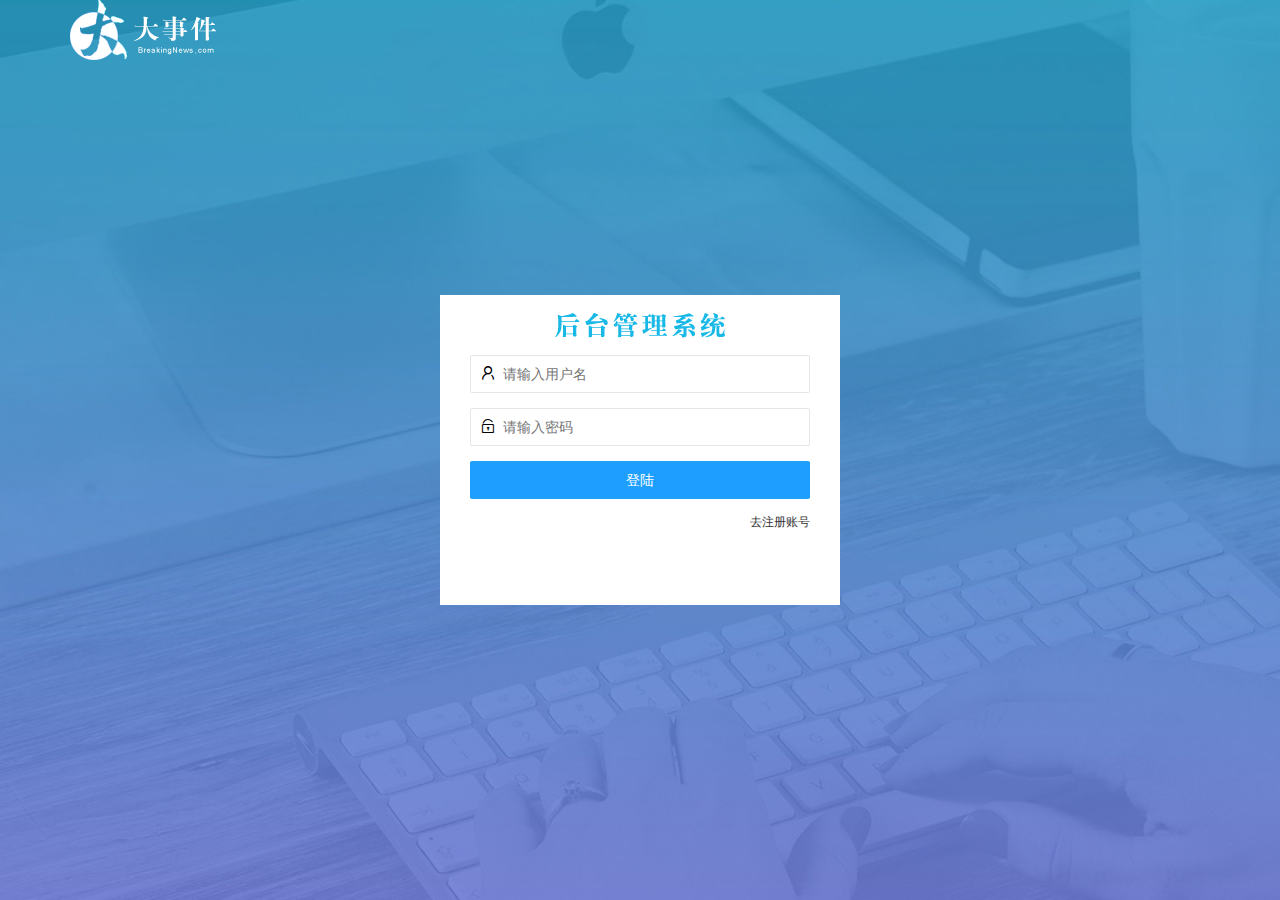
<file: login.html>
<!DOCTYPE html>
<html lang="en">

<head>
    <meta charset="UTF-8">
    <meta http-equiv="X-UA-Compatible" content="IE=edge">
    <meta name="viewport" content="width=device-width, initial-scale=1.0">
    <title>大事件登陆页面</title>
    <link rel="stylesheet" href="./assets/css/login.css">
    <link rel="stylesheet" href="./assets/lib/layui/css/layui.css">
</head>

<body>
    <div class="layui-main">
        <img src="./assets/images/logo.png" alt="/">
    </div>

    <!-- 登陆注册区域 -->

    <div class="loginAndRegBox">
        <div class="title-box"></div>

        <!-- 登陆的div -->
        <div class="login-box">

            <!-- 登陆的表单 -->
            <form class="layui-form" action="" id="form-login">
                <div class="layui-form-item">
                    <i class="layui-icon layui-icon-username"></i>

                    <input type="text" name="username" lay-verify="required" autocomplete="off" placeholder="请输入用户名"
                        class="layui-input">
                </div>
                <div class="layui-form-item">
                    <i class="layui-icon layui-icon-password"></i>

                    <input type="password" name="password" lay-verify="required|pwd" placeholder="请输入密码" autocomplete="off"
                        class="layui-input">
                </div>
                <div class="layui-form-item">
                    <button class="layui-btn layui-btn-fluid layui-btn layui-btn-normal" lay-submit
                        lay-filter="formDemo">登陆</button>
                </div>

                <div class="layui-form-item links">
                    <a href="javascript:;" id="link-reg">去注册账号</a>
                </div>
            </form>


        </div>
        <!-- 注册的div -->
        <div class="reg-box">
             <!-- 注册的表单 -->
             <form class="layui-form" action="" id="form_reg">
                <div class="layui-form-item">
                    <i class="layui-icon layui-icon-username"></i>

                    <input type="text" name="username" lay-verify="required" autocomplete="off" placeholder="请输入用户名"
                        class="layui-input">
                </div>
                <div class="layui-form-item">
                    <i class="layui-icon layui-icon-password"></i>

                    <input type="password" name="password" lay-verify="required" placeholder="请输入密码" autocomplete="off"
                        class="layui-input">
                </div>
                <div class="layui-form-item">
                    <i class="layui-icon layui-icon-password"></i>

                    <input type="password" name="regpassword" lay-verify="required|pwd|repwd" placeholder="请再次输入密码" autocomplete="off"
                        class="layui-input">
                </div>
                <div class="layui-form-item">
                    <button class="layui-btn layui-btn-fluid layui-btn layui-btn-normal" lay-submit
                        lay-filter="formDemo">注册</button>
                </div>

                <div class="layui-form-item links">
                    <a href="javascript:;" id="link-login">去登陆</a>
                </div>
            </form>

            
        </div>
    </div>

    <!-- 导入jQuery -->
    <script src="./assets/lib/layui/layui.all.js"></script>

    <script src="./assets/lib/jquery.js"></script>
    <!-- 导入自己的js脚本 -->
    <script src="./assets/js/login.js"></script>
    <script src="./assets/js/baseApi.js"></script>
    
</body>

</html>
</file>
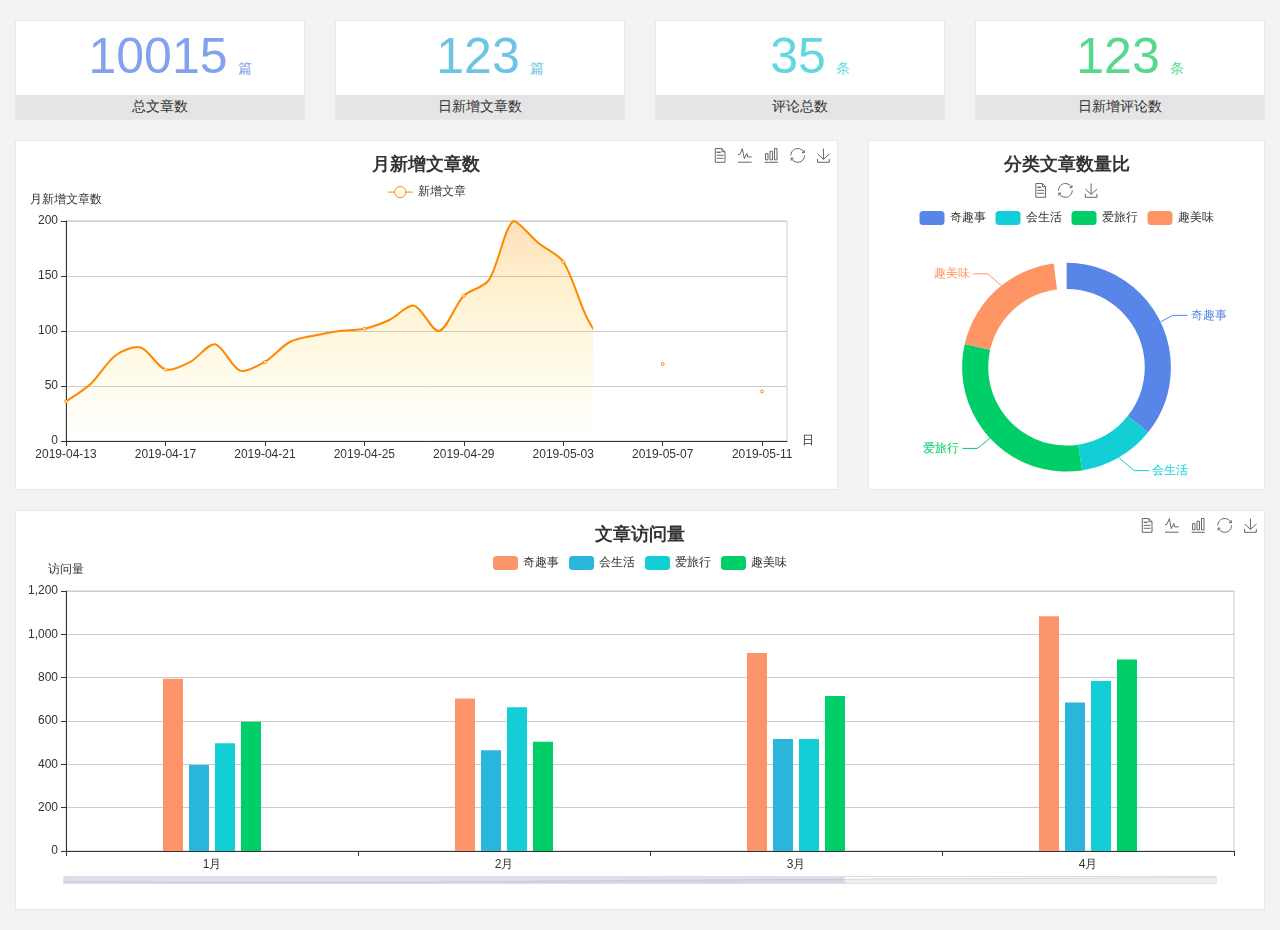
<file: home/dashboard.html>
<!DOCTYPE html>
<html lang="en">

<head>
  <meta charset="UTF-8">
  <meta name="viewport" content="width=device-width, initial-scale=1.0">
  <meta http-equiv="X-UA-Compatible" content="ie=edge">
  <title>图表统计</title>
  <link rel="stylesheet" href="../../assets/lib/bootstrap.css" />
  <link rel="stylesheet" href="../../assets/lib/main.css" />
  <script src="../../assets/lib/jquery.js"></script>
  <script type="text/javascript" src="../../assets/lib/echarts.min.js"></script>
</head>

<body>
  <div class="container-fluid">
    <div class="row spannel_list">
      <div class="col-sm-3 col-xs-6">
        <div class="spannel">
          <em>10015</em><span>篇</span>
          <b>总文章数</b>
        </div>
      </div>
      <div class="col-sm-3 col-xs-6">
        <div class="spannel scolor01">
          <em>123</em><span>篇</span>
          <b>日新增文章数</b>
        </div>
      </div>
      <div class="col-sm-3 col-xs-6">
        <div class="spannel scolor02">
          <em>35</em><span>条</span>
          <b>评论总数</b>
        </div>
      </div>
      <div class="col-sm-3 col-xs-6">
        <div class="spannel scolor03">
          <em>123</em><span>条</span>
          <b>日新增评论数</b>
        </div>
      </div>
    </div>
  </div>

  <div class="container-fluid">
    <div class="row curve-pie">
      <div class="col-lg-8 col-md-8">
        <div class="gragh_pannel" id="curve_show"></div>
      </div>
      <div class="col-lg-4 col-md-4">
        <div class="gragh_pannel" id="pie_show"></div>
      </div>
    </div>
  </div>

  <div class="container-fluid">
    <div class="column_pannel" id="column_show"></div>
  </div>

  <script>
    var oChart = echarts.init(document.getElementById('curve_show'));
    var aList_all = [
      { 'count': 36, 'date': '2019-04-13' },
      { 'count': 52, 'date': '2019-04-14' },
      { 'count': 78, 'date': '2019-04-15' },
      { 'count': 85, 'date': '2019-04-16' },
      { 'count': 65, 'date': '2019-04-17' },
      { 'count': 72, 'date': '2019-04-18' },
      { 'count': 88, 'date': '2019-04-19' },
      { 'count': 64, 'date': '2019-04-20' },
      { 'count': 72, 'date': '2019-04-21' },
      { 'count': 90, 'date': '2019-04-22' },
      { 'count': 96, 'date': '2019-04-23' },
      { 'count': 100, 'date': '2019-04-24' },
      { 'count': 102, 'date': '2019-04-25' },
      { 'count': 110, 'date': '2019-04-26' },
      { 'count': 123, 'date': '2019-04-27' },
      { 'count': 100, 'date': '2019-04-28' },
      { 'count': 132, 'date': '2019-04-29' },
      { 'count': 146, 'date': '2019-04-30' },
      { 'count': 200, 'date': '2019-05-01' },
      { 'count': 180, 'date': '2019-05-02' },
      { 'count': 163, 'date': '2019-05-03' },
      { 'count': 110, 'date': '2019-05-04' },
      { 'count': 80, 'date': '2019-05-05' },
      { 'count': 82, 'date': '2019-05-06' },
      { 'count': 70, 'date': '2019-05-07' },
      { 'count': 65, 'date': '2019-05-08' },
      { 'count': 54, 'date': '2019-05-09' },
      { 'count': 40, 'date': '2019-05-10' },
      { 'count': 45, 'date': '2019-05-11' },
      { 'count': 38, 'date': '2019-05-12' },
    ];

    let aCount = [];
    let aDate = [];

    for (var i = 0; i < aList_all.length; i++) {
      aCount.push(aList_all[i].count);
      aDate.push(aList_all[i].date);
    }

    var chartopt = {
      title: {
        text: '月新增文章数',
        left: 'center',
        top: '10'
      },
      tooltip: {
        trigger: 'axis'
      },
      legend: {
        data: ['新增文章'],
        top: '40'
      },
      toolbox: {
        show: true,
        feature: {
          mark: { show: true },
          dataView: { show: true, readOnly: false },
          magicType: { show: true, type: ['line', 'bar'] },
          restore: { show: true },
          saveAsImage: { show: true }
        }
      },
      calculable: true,
      xAxis: [
        {
          name: '日',
          type: 'category',
          boundaryGap: false,
          data: aDate
        }
      ],
      yAxis: [
        {
          name: '月新增文章数',
          type: 'value'
        }
      ],
      series: [
        {
          name: '新增文章',
          type: 'line',
          smooth: true,
          itemStyle: { normal: { areaStyle: { type: 'default' }, color: '#f80' }, lineStyle: { color: '#f80' } },
          data: aCount
        }],
      areaStyle: {
        normal: {
          color: new echarts.graphic.LinearGradient(0, 0, 0, 1, [{
            offset: 0,
            color: 'rgba(255,136,0,0.39)'
          }, {
            offset: .34,
            color: 'rgba(255,180,0,0.25)'
          }, {
            offset: 1,
            color: 'rgba(255,222,0,0.00)'
          }])

        }
      },
      grid: {
        show: true,
        x: 50,
        x2: 50,
        y: 80,
        height: 220
      }
    };

    oChart.setOption(chartopt);


    var oPie = echarts.init(document.getElementById('pie_show'));
    var oPieopt =
    {
      title: {
        top: 10,
        text: '分类文章数量比',
        x: 'center'
      },
      tooltip: {
        trigger: 'item',
        formatter: "{a} <br/>{b} : {c} ({d}%)"
      },
      color: ['#5885e8', '#13cfd5', '#00ce68', '#ff9565'],
      legend: {
        x: 'center',
        top: 65,
        data: ['奇趣事', '会生活', '爱旅行', '趣美味']
      },
      toolbox: {
        show: true,
        x: 'center',
        top: 35,
        feature: {
          mark: { show: true },
          dataView: { show: true, readOnly: false },
          magicType: {
            show: true,
            type: ['pie', 'funnel'],
            option: {
              funnel: {
                x: '25%',
                width: '50%',
                funnelAlign: 'left',
                max: 1548
              }
            }
          },
          restore: { show: true },
          saveAsImage: { show: true }
        }
      },
      calculable: true,
      series: [
        {
          name: '访问来源',
          type: 'pie',
          radius: ['45%', '60%'],
          center: ['50%', '65%'],
          data: [
            { value: 300, name: '奇趣事' },
            { value: 100, name: '会生活' },
            { value: 260, name: '爱旅行' },
            { value: 180, name: '趣美味' }
          ]
        }
      ]
    };
    oPie.setOption(oPieopt);



    var oColumn = this.echarts.init(document.getElementById('column_show'));
    var oColumnopt =
    {
      title: {
        text: '文章访问量',
        left: 'center',
        top: '10'
      },
      tooltip: {
        trigger: 'axis'
      },
      legend: {
        data: ['奇趣事', '会生活', '爱旅行', '趣美味'],
        top: '40'
      },
      toolbox: {
        show: true,
        feature: {
          mark: { show: true },
          dataView: { show: true, readOnly: false },
          magicType: { show: true, type: ['line', 'bar'] },
          restore: { show: true },
          saveAsImage: { show: true }
        }
      },
      calculable: true,
      xAxis: [
        {
          type: 'category',
          data: ['1月', '2月', '3月', '4月', '5月']
        }
      ],
      yAxis: [
        {
          name: '访问量',
          type: 'value'
        }
      ],
      series: [
        {
          name: '奇趣事',
          type: 'bar',
          barWidth: 20,
          itemStyle: {
            normal: { areaStyle: { type: 'default' }, color: '#fd956a' }
          },
          data: [800, 708, 920, 1090, 1200]
        },
        {
          name: '会生活',
          type: 'bar',
          barWidth: 20,
          itemStyle: {
            normal: { areaStyle: { type: 'default' }, color: '#2bb6db' }
          },
          data: [400, 468, 520, 690, 800]
        },
        {
          name: '爱旅行',
          type: 'bar',
          barWidth: 20,
          itemStyle: {
            normal: { areaStyle: { type: 'default' }, color: '#13cfd5' }
          },
          data: [500, 668, 520, 790, 900]
        },
        {
          name: '趣美味',
          type: 'bar',
          barWidth: 20,
          itemStyle: {
            normal: { areaStyle: { type: 'default' }, color: '#00ce68' }
          },
          data: [600, 508, 720, 890, 1000]
        }
      ],
      grid: {
        show: true,
        x: 50,
        x2: 30,
        y: 80,
        height: 260
      },
      dataZoom: [//给x轴设置滚动条
        {
          start: 0,//默认为0
          end: 100 - 1000 / 31,//默认为100
          type: 'slider',
          show: true,
          xAxisIndex: [0],
          handleSize: 0,//滑动条的 左右2个滑动条的大小
          height: 8,//组件高度
          left: 45, //左边的距离
          right: 50,//右边的距离
          bottom: 26,//右边的距离
          handleColor: '#ddd',//h滑动图标的颜色
          handleStyle: {
            borderColor: "#cacaca",
            borderWidth: "1",
            shadowBlur: 2,
            background: "#ddd",
            shadowColor: "#ddd",
          }
        }]
    };
    oColumn.setOption(oColumnopt);
  </script>
</body>

</html>
</file>
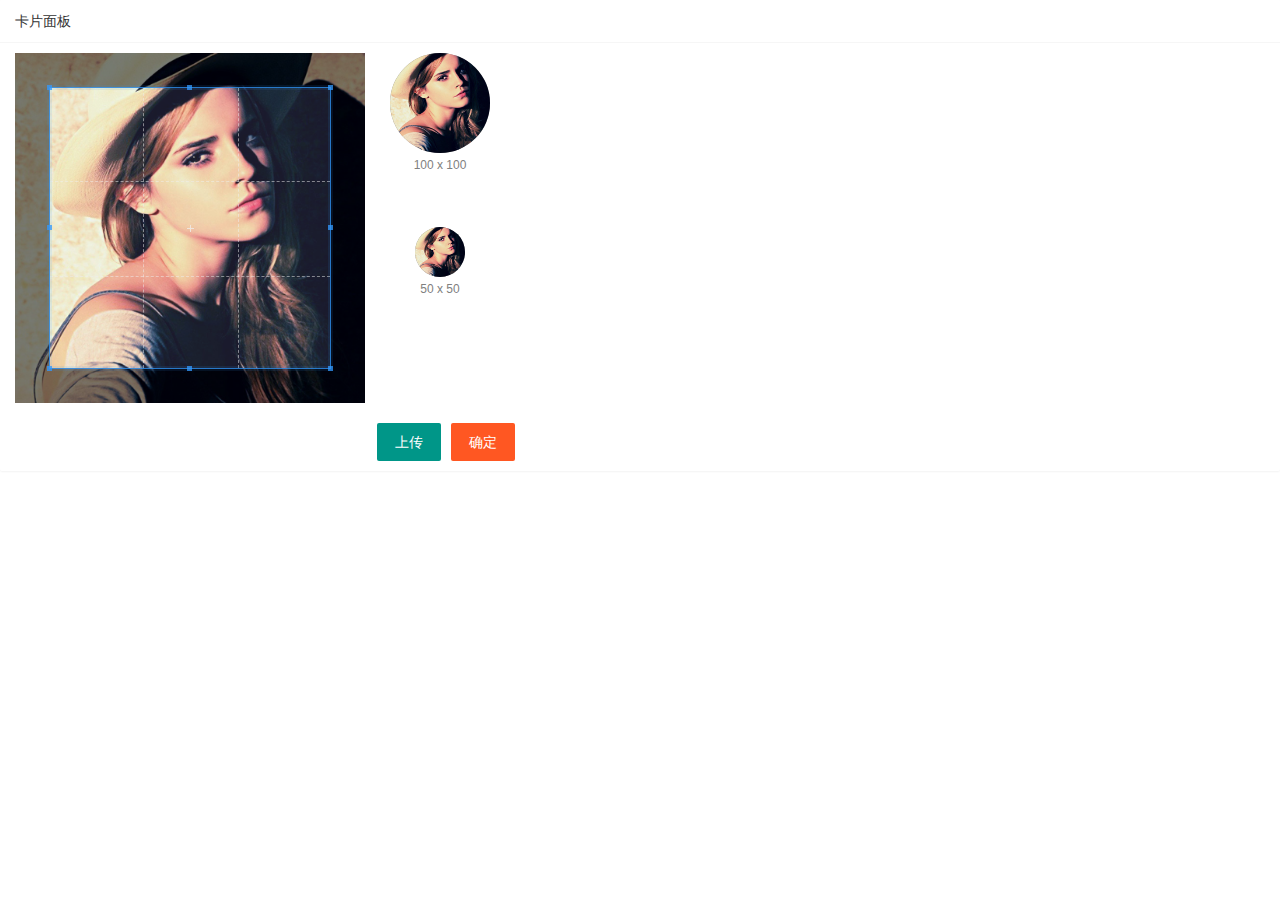
<file: user/user_avatar.html>
<!DOCTYPE html>
<html lang="en">

<head>
    <meta charset="UTF-8">
    <meta http-equiv="X-UA-Compatible" content="IE=edge">
    <meta name="viewport" content="width=device-width, initial-scale=1.0">
    <title>更换头像</title>
    <link rel="stylesheet" href="../assets/lib/layui/css/layui.css">
    <link rel="stylesheet" href="../assets/css/user_avatar.css">
    <link rel="stylesheet" href="../assets/lib/cropper/cropper.css" />

</head>

<body>
    <div class="layui-card">
        <div class="layui-card-header">卡片面板</div>
        <div class="layui-card-body">


            <!-- 第一行的图片裁剪和预览区域 -->
            <div class="row1">
                <!-- 图片裁剪区域 -->
                <div class="cropper-box">
                    <!-- 这个 img 标签很重要，将来会把它初始化为裁剪区域 -->
                    <img id="image" src="/assets/images/sample.jpg" />
                </div>
                <!-- 图片的预览区域 -->
                <div class="preview-box">
                    <div>
                        <!-- 宽高为 100px 的预览区域 -->
                        <div class="img-preview w100"></div>
                        <p class="size">100 x 100</p>
                    </div>
                    <div>
                        <!-- 宽高为 50px 的预览区域 -->
                        <div class="img-preview w50"></div>
                        <p class="size">50 x 50</p>
                    </div>
                </div>
            </div>
            <!-- 第二行的按钮区域 -->
            <div class="row2">
                <input type="file"  id="file" accept="image/jpg,image/png,image/jpeg">
                <button type="button" class="layui-btn" id="btnChooseImage">上传</button>
                <button type="button" class="layui-btn layui-btn-danger" id="btnUpload">确定</button>
            </div>

        </div>
    </div>

    <script src="../assets/lib/jquery.js"></script>
    <script src="../assets/lib/cropper/Cropper.js"></script>
    <script src="../assets/lib/cropper/jquery-cropper.js"></script>


    <script src="../assets/lib/layui/layui.all.js"></script>
    
    <script src="../assets/js/baseApi.js"></script>
    <script src="../assets/js/user_avatar.js"></script>
</body>

</html>
</file>
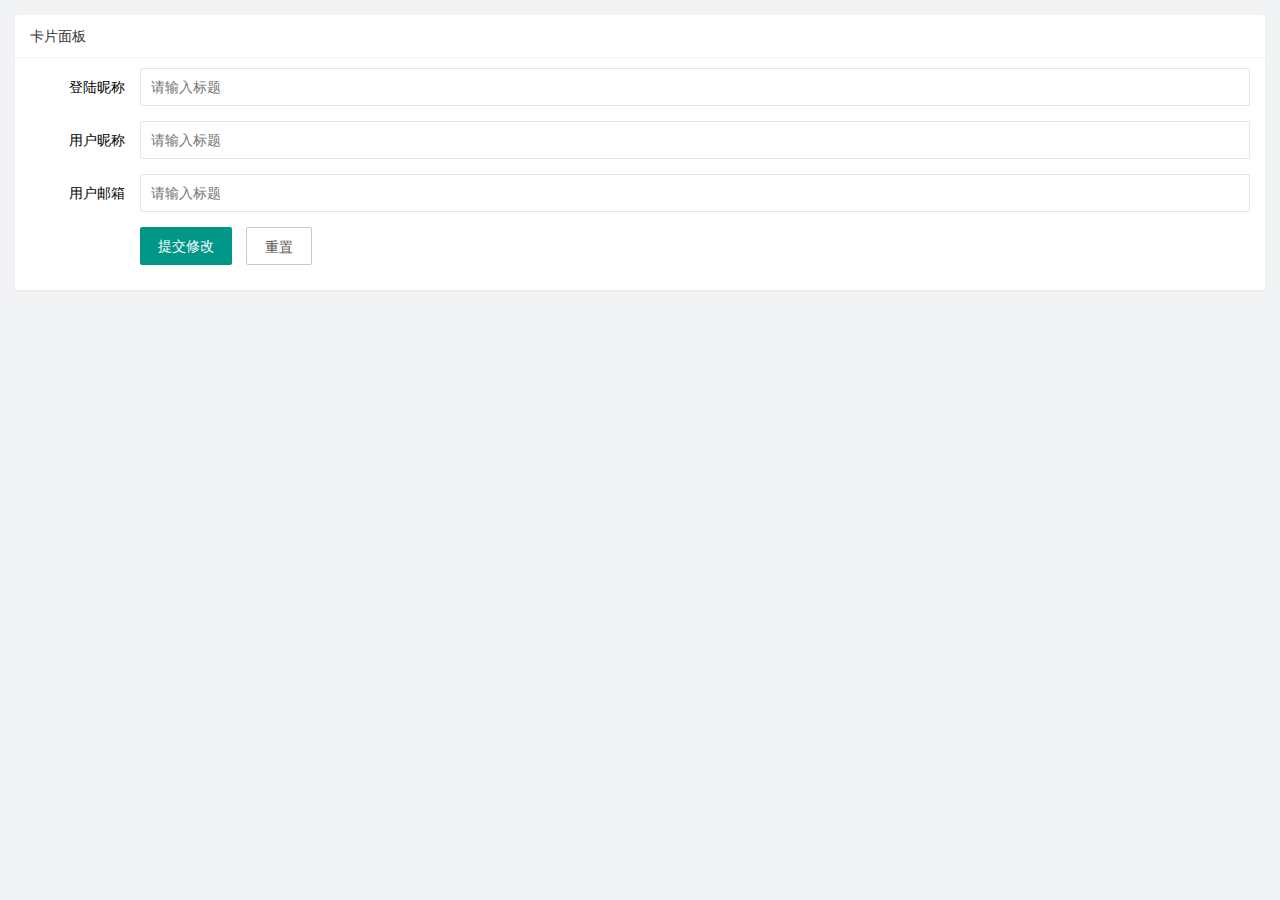
<file: user/user_info.html>
<!DOCTYPE html>
<html lang="en">

<head>
    <meta charset="UTF-8">
    <meta http-equiv="X-UA-Compatible" content="IE=edge">
    <meta name="viewport" content="width=device-width, initial-scale=1.0">
    <title>Document</title>
    <link rel="stylesheet" href="../assets/lib/layui/css/layui.css">
    <link rel="stylesheet" href="../assets/css/user_info.css">

</head>

<body>

    <div class="layui-card">
        <div class="layui-card-header">卡片面板</div>
        <div class="layui-card-body">

            <form class="layui-form" lay-filter="formUserInfo">
                <!-- 这是隐藏域 -->
                <input type="hidden" name="id">
                <div class="layui-form-item">
                    <label class="layui-form-label">登陆昵称</label>
                    <div class="layui-input-block">
                        <input type="text" name="username" required lay-verify="required" placeholder="请输入标题"
                            autocomplete="off" class="layui-input" readonly>
                    </div>
                </div>
                <div class="layui-form-item">
                    <label class="layui-form-label">用户昵称</label>
                    <div class="layui-input-block">
                        <input type="text" name="nickname" required lay-verify="required|nickname" placeholder="请输入标题"
                            autocomplete="off" class="layui-input">
                    </div>
                </div>
                <div class="layui-form-item">
                    <label class="layui-form-label">用户邮箱</label>
                    <div class="layui-input-block">
                        <input type="text" name="email" required lay-verify="required|email" placeholder="请输入标题"
                            autocomplete="off" class="layui-input">
                    </div>
                </div>
                <div class="layui-form-item">
                    <div class="layui-input-block">
                        <button class="layui-btn" lay-submit lay-filter="formDemo">提交修改</button>
                        <button type="reset" class="layui-btn layui-btn-primary" id="btnReset">重置</button>
                    </div>
                </div>
            </form>

          
        </div>
    </div>

    <script src="../assets/lib/layui/layui.all.js"></script>
    <script src="../assets/lib/jquery.js"></script>
    <script src="../assets/js/baseApi.js"></script>
    <script src="../assets/js/user_info.js"></script>
</body>

</html>
</file>
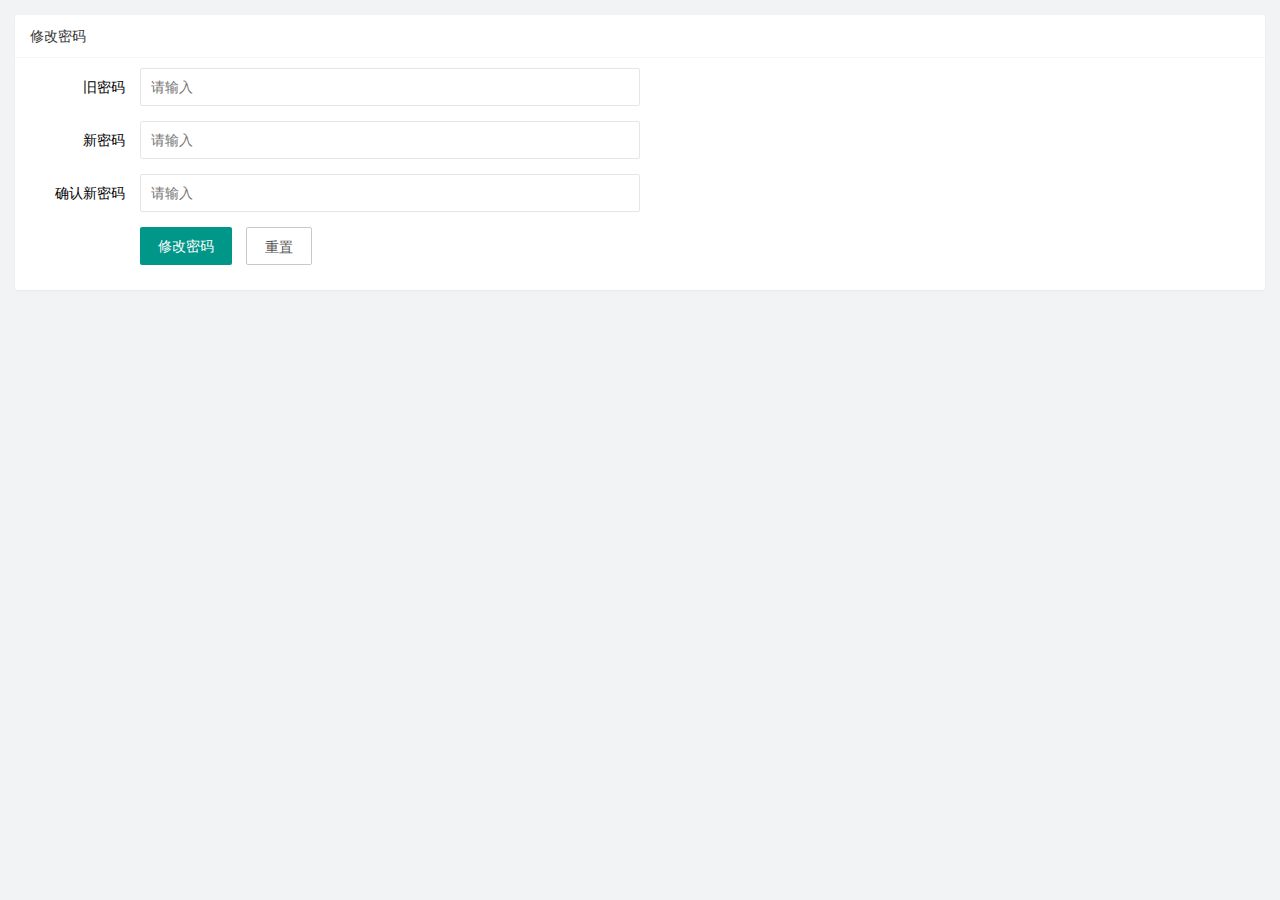
<file: user/user_pwd.html>
<!DOCTYPE html>
<html lang="en">

<head>
    <meta charset="UTF-8">
    <meta http-equiv="X-UA-Compatible" content="IE=edge">
    <meta name="viewport" content="width=device-width, initial-scale=1.0">
    <title>Document</title>
    <link rel="stylesheet" href="../assets/lib/layui/css/layui.css">
    <link rel="stylesheet" href="../assets/css/user_pwd.css">
</head>

<body>
    <div class="layui-card">
        <div class="layui-card-header">修改密码</div>
        <div class="layui-card-body">

            <form class="layui-form">
                <!-- 提示：如果你不想用form，你可以换成div等任何一个普通元素 -->
                <div class="layui-form-item">
                    <label class="layui-form-label">旧密码</label>
                    <div class="layui-input-block">
                        <input type="password" name="oldPwd" required lay-verify="required|pwd" placeholder="请输入"
                            autocomplete="off" class="layui-input">
                    </div>
                </div>

                <div class="layui-form-item">
                    <label class="layui-form-label">新密码</label>
                    <div class="layui-input-block">
                        <input type="password" name="newPwd" required lay-verify="required|pwd|samPwd" placeholder="请输入"
                            autocomplete="off" class="layui-input">
                    </div>
                </div>
                <div class="layui-form-item">
                    <label class="layui-form-label">确认新密码</label>
                    <div class="layui-input-block">
                        <input type="password" name="rePwd" required lay-verify="required|pwd|rePwd" placeholder="请输入"
                            autocomplete="off" class="layui-input">
                    </div>
                </div>

                <div class="layui-form-item">
                    <div class="layui-input-block">
                        <button class="layui-btn" lay-submit lay-filter="*">修改密码</button>
                        <button type="reset" class="layui-btn layui-btn-primary">重置</button>
                    </div>
                </div>
            </form>
        </div>
    </div>


    <script src="../assets/lib/layui/layui.all.js"></script>
    <script src="../assets/lib/jquery.js"></script>
    <script src="../assets/js/baseApi.js"></script>
    <script src="../assets/js/user_pwd.js"></script>

</body>

</html>
</file>
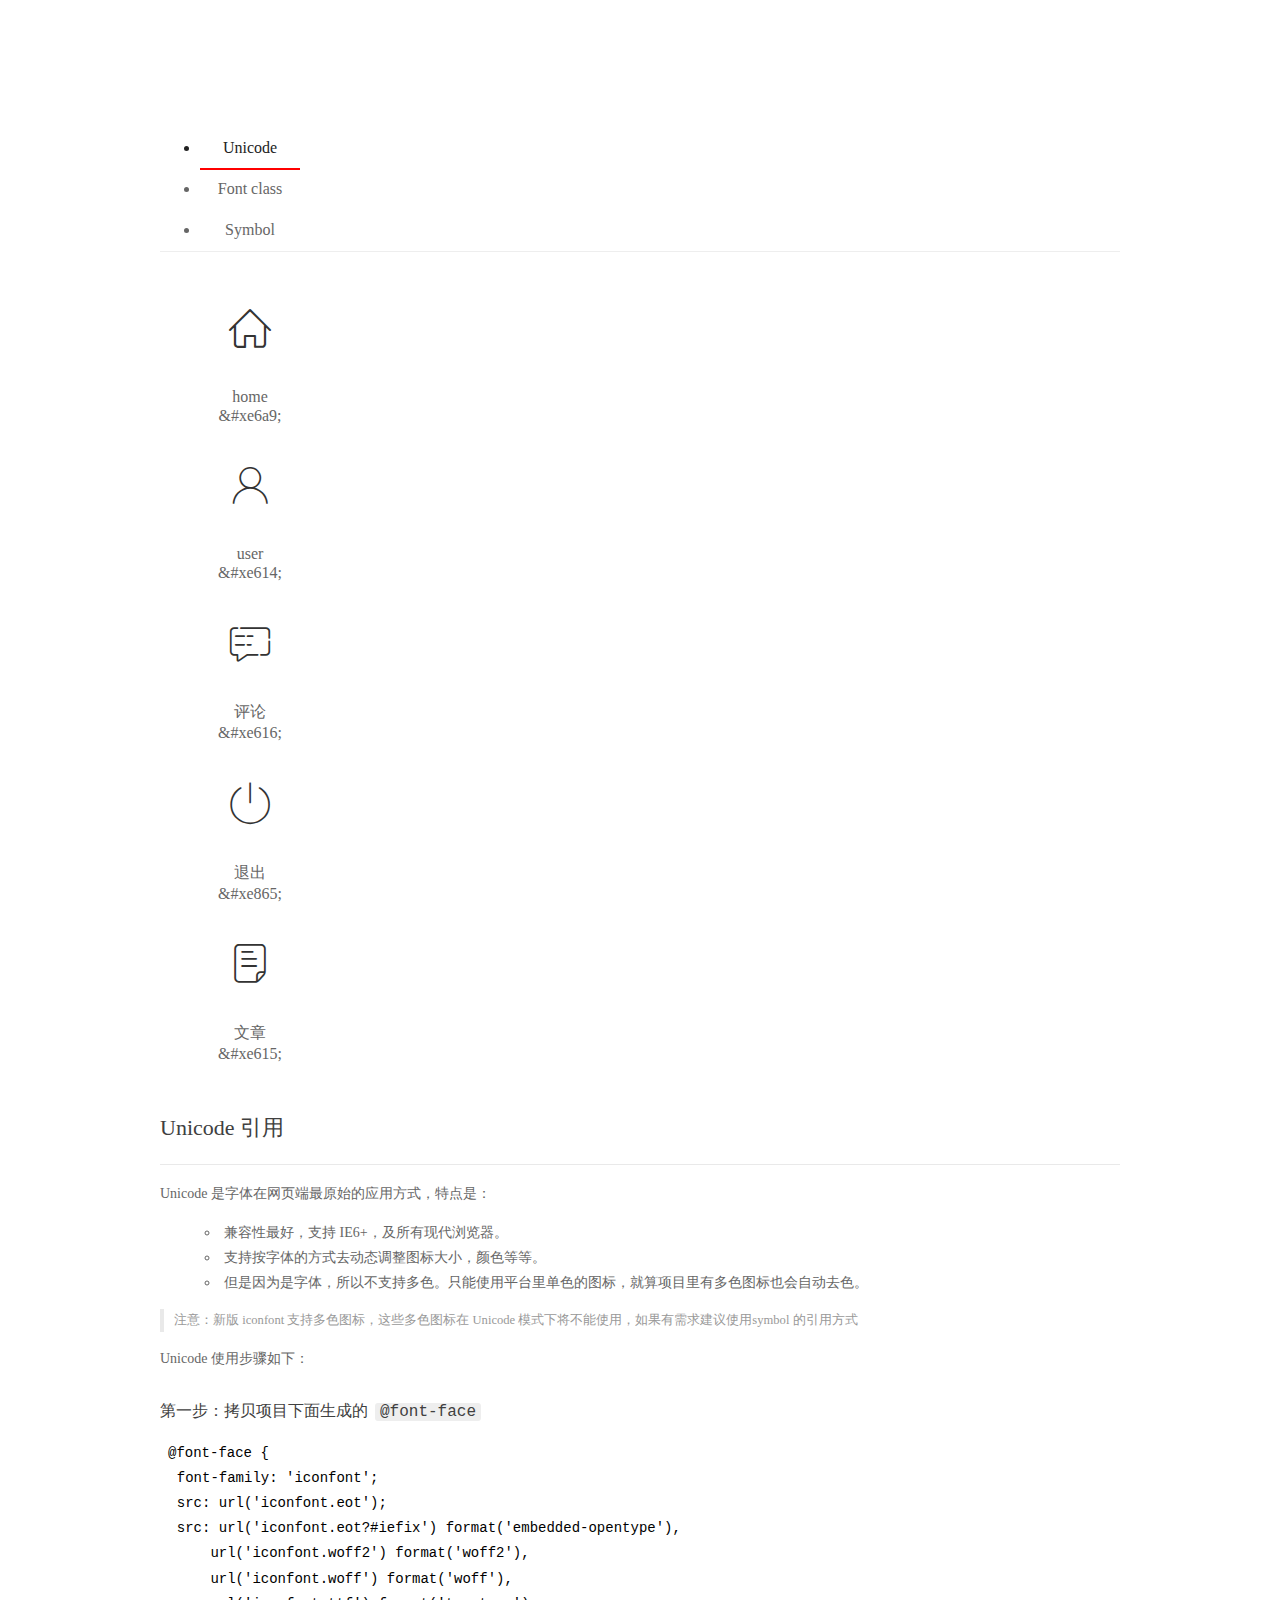
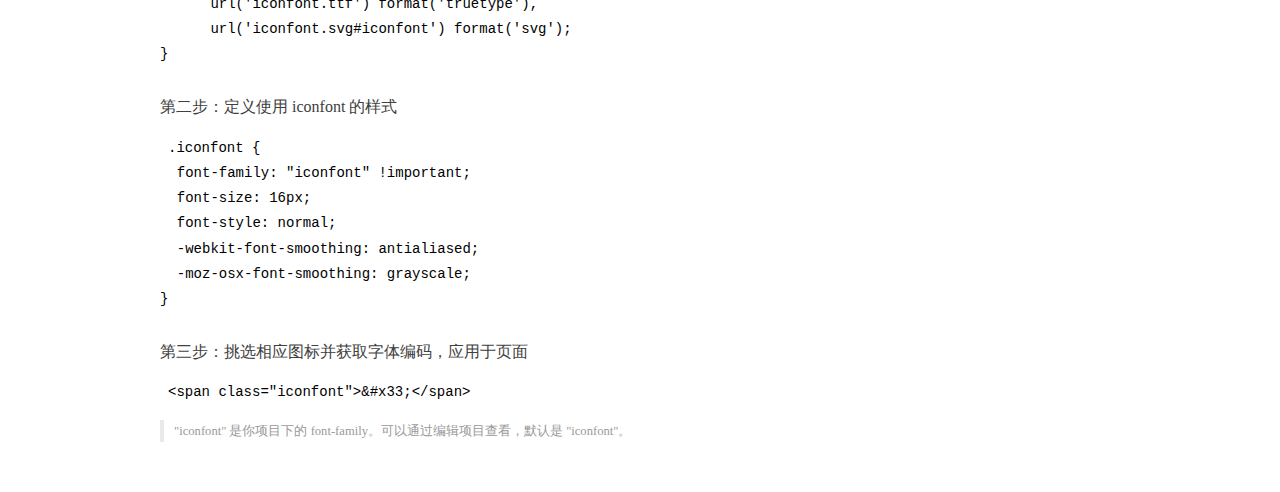
<file: assets/fonts/demo_index.html>
<!DOCTYPE html>
<html>
<head>
  <meta charset="utf-8"/>
  <title>IconFont Demo</title>
  <link rel="shortcut icon" href="https://gtms04.alicdn.com/tps/i4/TB1_oz6GVXXXXaFXpXXJDFnIXXX-64-64.ico" type="image/x-icon"/>
  <link rel="stylesheet" href="https://g.alicdn.com/thx/cube/1.3.2/cube.min.css">
  <link rel="stylesheet" href="demo.css">
  <link rel="stylesheet" href="iconfont.css">
  <script src="iconfont.js"></script>
  <!-- jQuery -->
  <script src="https://a1.alicdn.com/oss/uploads/2018/12/26/7bfddb60-08e8-11e9-9b04-53e73bb6408b.js"></script>
  <!-- 代码高亮 -->
  <script src="https://a1.alicdn.com/oss/uploads/2018/12/26/a3f714d0-08e6-11e9-8a15-ebf944d7534c.js"></script>
</head>
<body>
  <div class="main">
    <h1 class="logo"><a href="https://www.iconfont.cn/" title="iconfont 首页" target="_blank">&#xe86b;</a></h1>
    <div class="nav-tabs">
      <ul id="tabs" class="dib-box">
        <li class="dib active"><span>Unicode</span></li>
        <li class="dib"><span>Font class</span></li>
        <li class="dib"><span>Symbol</span></li>
      </ul>
      
    </div>
    <div class="tab-container">
      <div class="content unicode" style="display: block;">
          <ul class="icon_lists dib-box">
          
            <li class="dib">
              <span class="icon iconfont">&#xe6a9;</span>
                <div class="name">home</div>
                <div class="code-name">&amp;#xe6a9;</div>
              </li>
          
            <li class="dib">
              <span class="icon iconfont">&#xe614;</span>
                <div class="name">user</div>
                <div class="code-name">&amp;#xe614;</div>
              </li>
          
            <li class="dib">
              <span class="icon iconfont">&#xe616;</span>
                <div class="name">评论</div>
                <div class="code-name">&amp;#xe616;</div>
              </li>
          
            <li class="dib">
              <span class="icon iconfont">&#xe865;</span>
                <div class="name">退出</div>
                <div class="code-name">&amp;#xe865;</div>
              </li>
          
            <li class="dib">
              <span class="icon iconfont">&#xe615;</span>
                <div class="name">文章</div>
                <div class="code-name">&amp;#xe615;</div>
              </li>
          
          </ul>
          <div class="article markdown">
          <h2 id="unicode-">Unicode 引用</h2>
          <hr>

          <p>Unicode 是字体在网页端最原始的应用方式，特点是：</p>
          <ul>
            <li>兼容性最好，支持 IE6+，及所有现代浏览器。</li>
            <li>支持按字体的方式去动态调整图标大小，颜色等等。</li>
            <li>但是因为是字体，所以不支持多色。只能使用平台里单色的图标，就算项目里有多色图标也会自动去色。</li>
          </ul>
          <blockquote>
            <p>注意：新版 iconfont 支持多色图标，这些多色图标在 Unicode 模式下将不能使用，如果有需求建议使用symbol 的引用方式</p>
          </blockquote>
          <p>Unicode 使用步骤如下：</p>
          <h3 id="-font-face">第一步：拷贝项目下面生成的 <code>@font-face</code></h3>
<pre><code class="language-css"
>@font-face {
  font-family: 'iconfont';
  src: url('iconfont.eot');
  src: url('iconfont.eot?#iefix') format('embedded-opentype'),
      url('iconfont.woff2') format('woff2'),
      url('iconfont.woff') format('woff'),
      url('iconfont.ttf') format('truetype'),
      url('iconfont.svg#iconfont') format('svg');
}
</code></pre>
          <h3 id="-iconfont-">第二步：定义使用 iconfont 的样式</h3>
<pre><code class="language-css"
>.iconfont {
  font-family: "iconfont" !important;
  font-size: 16px;
  font-style: normal;
  -webkit-font-smoothing: antialiased;
  -moz-osx-font-smoothing: grayscale;
}
</code></pre>
          <h3 id="-">第三步：挑选相应图标并获取字体编码，应用于页面</h3>
<pre>
<code class="language-html"
>&lt;span class="iconfont"&gt;&amp;#x33;&lt;/span&gt;
</code></pre>
          <blockquote>
            <p>"iconfont" 是你项目下的 font-family。可以通过编辑项目查看，默认是 "iconfont"。</p>
          </blockquote>
          </div>
      </div>
      <div class="content font-class">
        <ul class="icon_lists dib-box">
          
          <li class="dib">
            <span class="icon iconfont icon-home"></span>
            <div class="name">
              home
            </div>
            <div class="code-name">.icon-home
            </div>
          </li>
          
          <li class="dib">
            <span class="icon iconfont icon-user"></span>
            <div class="name">
              user
            </div>
            <div class="code-name">.icon-user
            </div>
          </li>
          
          <li class="dib">
            <span class="icon iconfont icon-pinglun"></span>
            <div class="name">
              评论
            </div>
            <div class="code-name">.icon-pinglun
            </div>
          </li>
          
          <li class="dib">
            <span class="icon iconfont icon-tuichu"></span>
            <div class="name">
              退出
            </div>
            <div class="code-name">.icon-tuichu
            </div>
          </li>
          
          <li class="dib">
            <span class="icon iconfont icon-16"></span>
            <div class="name">
              文章
            </div>
            <div class="code-name">.icon-16
            </div>
          </li>
          
        </ul>
        <div class="article markdown">
        <h2 id="font-class-">font-class 引用</h2>
        <hr>

        <p>font-class 是 Unicode 使用方式的一种变种，主要是解决 Unicode 书写不直观，语意不明确的问题。</p>
        <p>与 Unicode 使用方式相比，具有如下特点：</p>
        <ul>
          <li>兼容性良好，支持 IE8+，及所有现代浏览器。</li>
          <li>相比于 Unicode 语意明确，书写更直观。可以很容易分辨这个 icon 是什么。</li>
          <li>因为使用 class 来定义图标，所以当要替换图标时，只需要修改 class 里面的 Unicode 引用。</li>
          <li>不过因为本质上还是使用的字体，所以多色图标还是不支持的。</li>
        </ul>
        <p>使用步骤如下：</p>
        <h3 id="-fontclass-">第一步：引入项目下面生成的 fontclass 代码：</h3>
<pre><code class="language-html">&lt;link rel="stylesheet" href="./iconfont.css"&gt;
</code></pre>
        <h3 id="-">第二步：挑选相应图标并获取类名，应用于页面：</h3>
<pre><code class="language-html">&lt;span class="iconfont icon-xxx"&gt;&lt;/span&gt;
</code></pre>
        <blockquote>
          <p>"
            iconfont" 是你项目下的 font-family。可以通过编辑项目查看，默认是 "iconfont"。</p>
        </blockquote>
      </div>
      </div>
      <div class="content symbol">
          <ul class="icon_lists dib-box">
          
            <li class="dib">
                <svg class="icon svg-icon" aria-hidden="true">
                  <use xlink:href="#icon-home"></use>
                </svg>
                <div class="name">home</div>
                <div class="code-name">#icon-home</div>
            </li>
          
            <li class="dib">
                <svg class="icon svg-icon" aria-hidden="true">
                  <use xlink:href="#icon-user"></use>
                </svg>
                <div class="name">user</div>
                <div class="code-name">#icon-user</div>
            </li>
          
            <li class="dib">
                <svg class="icon svg-icon" aria-hidden="true">
                  <use xlink:href="#icon-pinglun"></use>
                </svg>
                <div class="name">评论</div>
                <div class="code-name">#icon-pinglun</div>
            </li>
          
            <li class="dib">
                <svg class="icon svg-icon" aria-hidden="true">
                  <use xlink:href="#icon-tuichu"></use>
                </svg>
                <div class="name">退出</div>
                <div class="code-name">#icon-tuichu</div>
            </li>
          
            <li class="dib">
                <svg class="icon svg-icon" aria-hidden="true">
                  <use xlink:href="#icon-16"></use>
                </svg>
                <div class="name">文章</div>
                <div class="code-name">#icon-16</div>
            </li>
          
          </ul>
          <div class="article markdown">
          <h2 id="symbol-">Symbol 引用</h2>
          <hr>

          <p>这是一种全新的使用方式，应该说这才是未来的主流，也是平台目前推荐的用法。相关介绍可以参考这篇<a href="">文章</a>
            这种用法其实是做了一个 SVG 的集合，与另外两种相比具有如下特点：</p>
          <ul>
            <li>支持多色图标了，不再受单色限制。</li>
            <li>通过一些技巧，支持像字体那样，通过 <code>font-size</code>, <code>color</code> 来调整样式。</li>
            <li>兼容性较差，支持 IE9+，及现代浏览器。</li>
            <li>浏览器渲染 SVG 的性能一般，还不如 png。</li>
          </ul>
          <p>使用步骤如下：</p>
          <h3 id="-symbol-">第一步：引入项目下面生成的 symbol 代码：</h3>
<pre><code class="language-html">&lt;script src="./iconfont.js"&gt;&lt;/script&gt;
</code></pre>
          <h3 id="-css-">第二步：加入通用 CSS 代码（引入一次就行）：</h3>
<pre><code class="language-html">&lt;style&gt;
.icon {
  width: 1em;
  height: 1em;
  vertical-align: -0.15em;
  fill: currentColor;
  overflow: hidden;
}
&lt;/style&gt;
</code></pre>
          <h3 id="-">第三步：挑选相应图标并获取类名，应用于页面：</h3>
<pre><code class="language-html">&lt;svg class="icon" aria-hidden="true"&gt;
  &lt;use xlink:href="#icon-xxx"&gt;&lt;/use&gt;
&lt;/svg&gt;
</code></pre>
          </div>
      </div>

    </div>
  </div>
  <script>
  $(document).ready(function () {
      $('.tab-container .content:first').show()

      $('#tabs li').click(function (e) {
        var tabContent = $('.tab-container .content')
        var index = $(this).index()

        if ($(this).hasClass('active')) {
          return
        } else {
          $('#tabs li').removeClass('active')
          $(this).addClass('active')

          tabContent.hide().eq(index).fadeIn()
        }
      })
    })
  </script>
</body>
</html>
</file>
<file: assets/css/login.css>
html,
body {
    margin: 0;
    padding: 0;
    height: 100%;
    width: 100%;
    background: url(../images/login_bg.jpg);
    /* no-repeat center; */
    background-size: cover;
}

.loginAndRegBox {
    width: 400px;
    height: 310px;
    background-color: #fff;
    position: absolute;
    left: 50%;
    top: 50%;
    transform: translate(-50%, -50%);
}

.title-box {
    height: 60px;
    background: url(../images/login_title.png) no-repeat center;
}

.reg-box {
    display: none;
}

.layui-form {
    padding: 0 30px;
}

.links {
    display: flex;
    justify-content: flex-end;

}

.links a {
    font-size: 12px;
}

.layui-form-item {
    position: relative;
}

.layui-icon {
    position: absolute;
    top: 10px;
    left: 10px;
}

.layui-input {
    padding-left: 32px !important;
}
</file>
<file: assets/lib/layui/css/layui.css>
/** layui-v2.5.5 MIT License By https://www.layui.com */
 .layui-inline,img{display:inline-block;vertical-align:middle}h1,h2,h3,h4,h5,h6{font-weight:400}.layui-edge,.layui-header,.layui-inline,.layui-main{position:relative}.layui-body,.layui-edge,.layui-elip{overflow:hidden}.layui-btn,.layui-edge,.layui-inline,img{vertical-align:middle}.layui-btn,.layui-disabled,.layui-icon,.layui-unselect{-moz-user-select:none;-webkit-user-select:none;-ms-user-select:none}.layui-elip,.layui-form-checkbox span,.layui-form-pane .layui-form-label{text-overflow:ellipsis;white-space:nowrap}.layui-breadcrumb,.layui-tree-btnGroup{visibility:hidden}blockquote,body,button,dd,div,dl,dt,form,h1,h2,h3,h4,h5,h6,input,li,ol,p,pre,td,textarea,th,ul{margin:0;padding:0;-webkit-tap-highlight-color:rgba(0,0,0,0)}a:active,a:hover{outline:0}img{border:none}li{list-style:none}table{border-collapse:collapse;border-spacing:0}h4,h5,h6{font-size:100%}button,input,optgroup,option,select,textarea{font-family:inherit;font-size:inherit;font-style:inherit;font-weight:inherit;outline:0}pre{white-space:pre-wrap;white-space:-moz-pre-wrap;white-space:-pre-wrap;white-space:-o-pre-wrap;word-wrap:break-word}body{line-height:24px;font:14px Helvetica Neue,Helvetica,PingFang SC,Tahoma,Arial,sans-serif}hr{height:1px;margin:10px 0;border:0;clear:both}a{color:#333;text-decoration:none}a:hover{color:#777}a cite{font-style:normal;*cursor:pointer}.layui-border-box,.layui-border-box *{box-sizing:border-box}.layui-box,.layui-box *{box-sizing:content-box}.layui-clear{clear:both;*zoom:1}.layui-clear:after{content:'\20';clear:both;*zoom:1;display:block;height:0}.layui-inline{*display:inline;*zoom:1}.layui-edge{display:inline-block;width:0;height:0;border-width:6px;border-style:dashed;border-color:transparent}.layui-edge-top{top:-4px;border-bottom-color:#999;border-bottom-style:solid}.layui-edge-right{border-left-color:#999;border-left-style:solid}.layui-edge-bottom{top:2px;border-top-color:#999;border-top-style:solid}.layui-edge-left{border-right-color:#999;border-right-style:solid}.layui-disabled,.layui-disabled:hover{color:#d2d2d2!important;cursor:not-allowed!important}.layui-circle{border-radius:100%}.layui-show{display:block!important}.layui-hide{display:none!important}@font-face{font-family:layui-icon;src:url(../font/iconfont.eot?v=250);src:url(../font/iconfont.eot?v=250#iefix) format('embedded-opentype'),url(../font/iconfont.woff2?v=250) format('woff2'),url(../font/iconfont.woff?v=250) format('woff'),url(../font/iconfont.ttf?v=250) format('truetype'),url(../font/iconfont.svg?v=250#layui-icon) format('svg')}.layui-icon{font-family:layui-icon!important;font-size:16px;font-style:normal;-webkit-font-smoothing:antialiased;-moz-osx-font-smoothing:grayscale}.layui-icon-reply-fill:before{content:"\e611"}.layui-icon-set-fill:before{content:"\e614"}.layui-icon-menu-fill:before{content:"\e60f"}.layui-icon-search:before{content:"\e615"}.layui-icon-share:before{content:"\e641"}.layui-icon-set-sm:before{content:"\e620"}.layui-icon-engine:before{content:"\e628"}.layui-icon-close:before{content:"\1006"}.layui-icon-close-fill:before{content:"\1007"}.layui-icon-chart-screen:before{content:"\e629"}.layui-icon-star:before{content:"\e600"}.layui-icon-circle-dot:before{content:"\e617"}.layui-icon-chat:before{content:"\e606"}.layui-icon-release:before{content:"\e609"}.layui-icon-list:before{content:"\e60a"}.layui-icon-chart:before{content:"\e62c"}.layui-icon-ok-circle:before{content:"\1005"}.layui-icon-layim-theme:before{content:"\e61b"}.layui-icon-table:before{content:"\e62d"}.layui-icon-right:before{content:"\e602"}.layui-icon-left:before{content:"\e603"}.layui-icon-cart-simple:before{content:"\e698"}.layui-icon-face-cry:before{content:"\e69c"}.layui-icon-face-smile:before{content:"\e6af"}.layui-icon-survey:before{content:"\e6b2"}.layui-icon-tree:before{content:"\e62e"}.layui-icon-upload-circle:before{content:"\e62f"}.layui-icon-add-circle:before{content:"\e61f"}.layui-icon-download-circle:before{content:"\e601"}.layui-icon-templeate-1:before{content:"\e630"}.layui-icon-util:before{content:"\e631"}.layui-icon-face-surprised:before{content:"\e664"}.layui-icon-edit:before{content:"\e642"}.layui-icon-speaker:before{content:"\e645"}.layui-icon-down:before{content:"\e61a"}.layui-icon-file:before{content:"\e621"}.layui-icon-layouts:before{content:"\e632"}.layui-icon-rate-half:before{content:"\e6c9"}.layui-icon-add-circle-fine:before{content:"\e608"}.layui-icon-prev-circle:before{content:"\e633"}.layui-icon-read:before{content:"\e705"}.layui-icon-404:before{content:"\e61c"}.layui-icon-carousel:before{content:"\e634"}.layui-icon-help:before{content:"\e607"}.layui-icon-code-circle:before{content:"\e635"}.layui-icon-water:before{content:"\e636"}.layui-icon-username:before{content:"\e66f"}.layui-icon-find-fill:before{content:"\e670"}.layui-icon-about:before{content:"\e60b"}.layui-icon-location:before{content:"\e715"}.layui-icon-up:before{content:"\e619"}.layui-icon-pause:before{content:"\e651"}.layui-icon-date:before{content:"\e637"}.layui-icon-layim-uploadfile:before{content:"\e61d"}.layui-icon-delete:before{content:"\e640"}.layui-icon-play:before{content:"\e652"}.layui-icon-top:before{content:"\e604"}.layui-icon-friends:before{content:"\e612"}.layui-icon-refresh-3:before{content:"\e9aa"}.layui-icon-ok:before{content:"\e605"}.layui-icon-layer:before{content:"\e638"}.layui-icon-face-smile-fine:before{content:"\e60c"}.layui-icon-dollar:before{content:"\e659"}.layui-icon-group:before{content:"\e613"}.layui-icon-layim-download:before{content:"\e61e"}.layui-icon-picture-fine:before{content:"\e60d"}.layui-icon-link:before{content:"\e64c"}.layui-icon-diamond:before{content:"\e735"}.layui-icon-log:before{content:"\e60e"}.layui-icon-rate-solid:before{content:"\e67a"}.layui-icon-fonts-del:before{content:"\e64f"}.layui-icon-unlink:before{content:"\e64d"}.layui-icon-fonts-clear:before{content:"\e639"}.layui-icon-triangle-r:before{content:"\e623"}.layui-icon-circle:before{content:"\e63f"}.layui-icon-radio:before{content:"\e643"}.layui-icon-align-center:before{content:"\e647"}.layui-icon-align-right:before{content:"\e648"}.layui-icon-align-left:before{content:"\e649"}.layui-icon-loading-1:before{content:"\e63e"}.layui-icon-return:before{content:"\e65c"}.layui-icon-fonts-strong:before{content:"\e62b"}.layui-icon-upload:before{content:"\e67c"}.layui-icon-dialogue:before{content:"\e63a"}.layui-icon-video:before{content:"\e6ed"}.layui-icon-headset:before{content:"\e6fc"}.layui-icon-cellphone-fine:before{content:"\e63b"}.layui-icon-add-1:before{content:"\e654"}.layui-icon-face-smile-b:before{content:"\e650"}.layui-icon-fonts-html:before{content:"\e64b"}.layui-icon-form:before{content:"\e63c"}.layui-icon-cart:before{content:"\e657"}.layui-icon-camera-fill:before{content:"\e65d"}.layui-icon-tabs:before{content:"\e62a"}.layui-icon-fonts-code:before{content:"\e64e"}.layui-icon-fire:before{content:"\e756"}.layui-icon-set:before{content:"\e716"}.layui-icon-fonts-u:before{content:"\e646"}.layui-icon-triangle-d:before{content:"\e625"}.layui-icon-tips:before{content:"\e702"}.layui-icon-picture:before{content:"\e64a"}.layui-icon-more-vertical:before{content:"\e671"}.layui-icon-flag:before{content:"\e66c"}.layui-icon-loading:before{content:"\e63d"}.layui-icon-fonts-i:before{content:"\e644"}.layui-icon-refresh-1:before{content:"\e666"}.layui-icon-rmb:before{content:"\e65e"}.layui-icon-home:before{content:"\e68e"}.layui-icon-user:before{content:"\e770"}.layui-icon-notice:before{content:"\e667"}.layui-icon-login-weibo:before{content:"\e675"}.layui-icon-voice:before{content:"\e688"}.layui-icon-upload-drag:before{content:"\e681"}.layui-icon-login-qq:before{content:"\e676"}.layui-icon-snowflake:before{content:"\e6b1"}.layui-icon-file-b:before{content:"\e655"}.layui-icon-template:before{content:"\e663"}.layui-icon-auz:before{content:"\e672"}.layui-icon-console:before{content:"\e665"}.layui-icon-app:before{content:"\e653"}.layui-icon-prev:before{content:"\e65a"}.layui-icon-website:before{content:"\e7ae"}.layui-icon-next:before{content:"\e65b"}.layui-icon-component:before{content:"\e857"}.layui-icon-more:before{content:"\e65f"}.layui-icon-login-wechat:before{content:"\e677"}.layui-icon-shrink-right:before{content:"\e668"}.layui-icon-spread-left:before{content:"\e66b"}.layui-icon-camera:before{content:"\e660"}.layui-icon-note:before{content:"\e66e"}.layui-icon-refresh:before{content:"\e669"}.layui-icon-female:before{content:"\e661"}.layui-icon-male:before{content:"\e662"}.layui-icon-password:before{content:"\e673"}.layui-icon-senior:before{content:"\e674"}.layui-icon-theme:before{content:"\e66a"}.layui-icon-tread:before{content:"\e6c5"}.layui-icon-praise:before{content:"\e6c6"}.layui-icon-star-fill:before{content:"\e658"}.layui-icon-rate:before{content:"\e67b"}.layui-icon-template-1:before{content:"\e656"}.layui-icon-vercode:before{content:"\e679"}.layui-icon-cellphone:before{content:"\e678"}.layui-icon-screen-full:before{content:"\e622"}.layui-icon-screen-restore:before{content:"\e758"}.layui-icon-cols:before{content:"\e610"}.layui-icon-export:before{content:"\e67d"}.layui-icon-print:before{content:"\e66d"}.layui-icon-slider:before{content:"\e714"}.layui-icon-addition:before{content:"\e624"}.layui-icon-subtraction:before{content:"\e67e"}.layui-icon-service:before{content:"\e626"}.layui-icon-transfer:before{content:"\e691"}.layui-main{width:1140px;margin:0 auto}.layui-header{z-index:1000;height:60px}.layui-header a:hover{transition:all .5s;-webkit-transition:all .5s}.layui-side{position:fixed;left:0;top:0;bottom:0;z-index:999;width:200px;overflow-x:hidden}.layui-side-scroll{position:relative;width:220px;height:100%;overflow-x:hidden}.layui-body{position:absolute;left:200px;right:0;top:0;bottom:0;z-index:998;width:auto;overflow-y:auto;box-sizing:border-box}.layui-layout-body{overflow:hidden}.layui-layout-admin .layui-header{background-color:#23262E}.layui-layout-admin .layui-side{top:60px;width:200px;overflow-x:hidden}.layui-layout-admin .layui-body{position:fixed;top:60px;bottom:44px}.layui-layout-admin .layui-main{width:auto;margin:0 15px}.layui-layout-admin .layui-footer{position:fixed;left:200px;right:0;bottom:0;height:44px;line-height:44px;padding:0 15px;background-color:#eee}.layui-layout-admin .layui-logo{position:absolute;left:0;top:0;width:200px;height:100%;line-height:60px;text-align:center;color:#009688;font-size:16px}.layui-layout-admin .layui-header .layui-nav{background:0 0}.layui-layout-left{position:absolute!important;left:200px;top:0}.layui-layout-right{position:absolute!important;right:0;top:0}.layui-container{position:relative;margin:0 auto;padding:0 15px;box-sizing:border-box}.layui-fluid{position:relative;margin:0 auto;padding:0 15px}.layui-row:after,.layui-row:before{content:'';display:block;clear:both}.layui-col-lg1,.layui-col-lg10,.layui-col-lg11,.layui-col-lg12,.layui-col-lg2,.layui-col-lg3,.layui-col-lg4,.layui-col-lg5,.layui-col-lg6,.layui-col-lg7,.layui-col-lg8,.layui-col-lg9,.layui-col-md1,.layui-col-md10,.layui-col-md11,.layui-col-md12,.layui-col-md2,.layui-col-md3,.layui-col-md4,.layui-col-md5,.layui-col-md6,.layui-col-md7,.layui-col-md8,.layui-col-md9,.layui-col-sm1,.layui-col-sm10,.layui-col-sm11,.layui-col-sm12,.layui-col-sm2,.layui-col-sm3,.layui-col-sm4,.layui-col-sm5,.layui-col-sm6,.layui-col-sm7,.layui-col-sm8,.layui-col-sm9,.layui-col-xs1,.layui-col-xs10,.layui-col-xs11,.layui-col-xs12,.layui-col-xs2,.layui-col-xs3,.layui-col-xs4,.layui-col-xs5,.layui-col-xs6,.layui-col-xs7,.layui-col-xs8,.layui-col-xs9{position:relative;display:block;box-sizing:border-box}.layui-col-xs1,.layui-col-xs10,.layui-col-xs11,.layui-col-xs12,.layui-col-xs2,.layui-col-xs3,.layui-col-xs4,.layui-col-xs5,.layui-col-xs6,.layui-col-xs7,.layui-col-xs8,.layui-col-xs9{float:left}.layui-col-xs1{width:8.33333333%}.layui-col-xs2{width:16.66666667%}.layui-col-xs3{width:25%}.layui-col-xs4{width:33.33333333%}.layui-col-xs5{width:41.66666667%}.layui-col-xs6{width:50%}.layui-col-xs7{width:58.33333333%}.layui-col-xs8{width:66.66666667%}.layui-col-xs9{width:75%}.layui-col-xs10{width:83.33333333%}.layui-col-xs11{width:91.66666667%}.layui-col-xs12{width:100%}.layui-col-xs-offset1{margin-left:8.33333333%}.layui-col-xs-offset2{margin-left:16.66666667%}.layui-col-xs-offset3{margin-left:25%}.layui-col-xs-offset4{margin-left:33.33333333%}.layui-col-xs-offset5{margin-left:41.66666667%}.layui-col-xs-offset6{margin-left:50%}.layui-col-xs-offset7{margin-left:58.33333333%}.layui-col-xs-offset8{margin-left:66.66666667%}.layui-col-xs-offset9{margin-left:75%}.layui-col-xs-offset10{margin-left:83.33333333%}.layui-col-xs-offset11{margin-left:91.66666667%}.layui-col-xs-offset12{margin-left:100%}@media screen and (max-width:768px){.layui-hide-xs{display:none!important}.layui-show-xs-block{display:block!important}.layui-show-xs-inline{display:inline!important}.layui-show-xs-inline-block{display:inline-block!important}}@media screen and (min-width:768px){.layui-container{width:750px}.layui-hide-sm{display:none!important}.layui-show-sm-block{display:block!important}.layui-show-sm-inline{display:inline!important}.layui-show-sm-inline-block{display:inline-block!important}.layui-col-sm1,.layui-col-sm10,.layui-col-sm11,.layui-col-sm12,.layui-col-sm2,.layui-col-sm3,.layui-col-sm4,.layui-col-sm5,.layui-col-sm6,.layui-col-sm7,.layui-col-sm8,.layui-col-sm9{float:left}.layui-col-sm1{width:8.33333333%}.layui-col-sm2{width:16.66666667%}.layui-col-sm3{width:25%}.layui-col-sm4{width:33.33333333%}.layui-col-sm5{width:41.66666667%}.layui-col-sm6{width:50%}.layui-col-sm7{width:58.33333333%}.layui-col-sm8{width:66.66666667%}.layui-col-sm9{width:75%}.layui-col-sm10{width:83.33333333%}.layui-col-sm11{width:91.66666667%}.layui-col-sm12{width:100%}.layui-col-sm-offset1{margin-left:8.33333333%}.layui-col-sm-offset2{margin-left:16.66666667%}.layui-col-sm-offset3{margin-left:25%}.layui-col-sm-offset4{margin-left:33.33333333%}.layui-col-sm-offset5{margin-left:41.66666667%}.layui-col-sm-offset6{margin-left:50%}.layui-col-sm-offset7{margin-left:58.33333333%}.layui-col-sm-offset8{margin-left:66.66666667%}.layui-col-sm-offset9{margin-left:75%}.layui-col-sm-offset10{margin-left:83.33333333%}.layui-col-sm-offset11{margin-left:91.66666667%}.layui-col-sm-offset12{margin-left:100%}}@media screen and (min-width:992px){.layui-container{width:970px}.layui-hide-md{display:none!important}.layui-show-md-block{display:block!important}.layui-show-md-inline{display:inline!important}.layui-show-md-inline-block{display:inline-block!important}.layui-col-md1,.layui-col-md10,.layui-col-md11,.layui-col-md12,.layui-col-md2,.layui-col-md3,.layui-col-md4,.layui-col-md5,.layui-col-md6,.layui-col-md7,.layui-col-md8,.layui-col-md9{float:left}.layui-col-md1{width:8.33333333%}.layui-col-md2{width:16.66666667%}.layui-col-md3{width:25%}.layui-col-md4{width:33.33333333%}.layui-col-md5{width:41.66666667%}.layui-col-md6{width:50%}.layui-col-md7{width:58.33333333%}.layui-col-md8{width:66.66666667%}.layui-col-md9{width:75%}.layui-col-md10{width:83.33333333%}.layui-col-md11{width:91.66666667%}.layui-col-md12{width:100%}.layui-col-md-offset1{margin-left:8.33333333%}.layui-col-md-offset2{margin-left:16.66666667%}.layui-col-md-offset3{margin-left:25%}.layui-col-md-offset4{margin-left:33.33333333%}.layui-col-md-offset5{margin-left:41.66666667%}.layui-col-md-offset6{margin-left:50%}.layui-col-md-offset7{margin-left:58.33333333%}.layui-col-md-offset8{margin-left:66.66666667%}.layui-col-md-offset9{margin-left:75%}.layui-col-md-offset10{margin-left:83.33333333%}.layui-col-md-offset11{margin-left:91.66666667%}.layui-col-md-offset12{margin-left:100%}}@media screen and (min-width:1200px){.layui-container{width:1170px}.layui-hide-lg{display:none!important}.layui-show-lg-block{display:block!important}.layui-show-lg-inline{display:inline!important}.layui-show-lg-inline-block{display:inline-block!important}.layui-col-lg1,.layui-col-lg10,.layui-col-lg11,.layui-col-lg12,.layui-col-lg2,.layui-col-lg3,.layui-col-lg4,.layui-col-lg5,.layui-col-lg6,.layui-col-lg7,.layui-col-lg8,.layui-col-lg9{float:left}.layui-col-lg1{width:8.33333333%}.layui-col-lg2{width:16.66666667%}.layui-col-lg3{width:25%}.layui-col-lg4{width:33.33333333%}.layui-col-lg5{width:41.66666667%}.layui-col-lg6{width:50%}.layui-col-lg7{width:58.33333333%}.layui-col-lg8{width:66.66666667%}.layui-col-lg9{width:75%}.layui-col-lg10{width:83.33333333%}.layui-col-lg11{width:91.66666667%}.layui-col-lg12{width:100%}.layui-col-lg-offset1{margin-left:8.33333333%}.layui-col-lg-offset2{margin-left:16.66666667%}.layui-col-lg-offset3{margin-left:25%}.layui-col-lg-offset4{margin-left:33.33333333%}.layui-col-lg-offset5{margin-left:41.66666667%}.layui-col-lg-offset6{margin-left:50%}.layui-col-lg-offset7{margin-left:58.33333333%}.layui-col-lg-offset8{margin-left:66.66666667%}.layui-col-lg-offset9{margin-left:75%}.layui-col-lg-offset10{margin-left:83.33333333%}.layui-col-lg-offset11{margin-left:91.66666667%}.layui-col-lg-offset12{margin-left:100%}}.layui-col-space1{margin:-.5px}.layui-col-space1>*{padding:.5px}.layui-col-space3{margin:-1.5px}.layui-col-space3>*{padding:1.5px}.layui-col-space5{margin:-2.5px}.layui-col-space5>*{padding:2.5px}.layui-col-space8{margin:-3.5px}.layui-col-space8>*{padding:3.5px}.layui-col-space10{margin:-5px}.layui-col-space10>*{padding:5px}.layui-col-space12{margin:-6px}.layui-col-space12>*{padding:6px}.layui-col-space15{margin:-7.5px}.layui-col-space15>*{padding:7.5px}.layui-col-space18{margin:-9px}.layui-col-space18>*{padding:9px}.layui-col-space20{margin:-10px}.layui-col-space20>*{padding:10px}.layui-col-space22{margin:-11px}.layui-col-space22>*{padding:11px}.layui-col-space25{margin:-12.5px}.layui-col-space25>*{padding:12.5px}.layui-col-space30{margin:-15px}.layui-col-space30>*{padding:15px}.layui-btn,.layui-input,.layui-select,.layui-textarea,.layui-upload-button{outline:0;-webkit-appearance:none;transition:all .3s;-webkit-transition:all .3s;box-sizing:border-box}.layui-elem-quote{margin-bottom:10px;padding:15px;line-height:22px;border-left:5px solid #009688;border-radius:0 2px 2px 0;background-color:#f2f2f2}.layui-quote-nm{border-style:solid;border-width:1px 1px 1px 5px;background:0 0}.layui-elem-field{margin-bottom:10px;padding:0;border-width:1px;border-style:solid}.layui-elem-field legend{margin-left:20px;padding:0 10px;font-size:20px;font-weight:300}.layui-field-title{margin:10px 0 20px;border-width:1px 0 0}.layui-field-box{padding:10px 15px}.layui-field-title .layui-field-box{padding:10px 0}.layui-progress{position:relative;height:6px;border-radius:20px;background-color:#e2e2e2}.layui-progress-bar{position:absolute;left:0;top:0;width:0;max-width:100%;height:6px;border-radius:20px;text-align:right;background-color:#5FB878;transition:all .3s;-webkit-transition:all .3s}.layui-progress-big,.layui-progress-big .layui-progress-bar{height:18px;line-height:18px}.layui-progress-text{position:relative;top:-20px;line-height:18px;font-size:12px;color:#666}.layui-progress-big .layui-progress-text{position:static;padding:0 10px;color:#fff}.layui-collapse{border-width:1px;border-style:solid;border-radius:2px}.layui-colla-content,.layui-colla-item{border-top-width:1px;border-top-style:solid}.layui-colla-item:first-child{border-top:none}.layui-colla-title{position:relative;height:42px;line-height:42px;padding:0 15px 0 35px;color:#333;background-color:#f2f2f2;cursor:pointer;font-size:14px;overflow:hidden}.layui-colla-content{display:none;padding:10px 15px;line-height:22px;color:#666}.layui-colla-icon{position:absolute;left:15px;top:0;font-size:14px}.layui-card{margin-bottom:15px;border-radius:2px;background-color:#fff;box-shadow:0 1px 2px 0 rgba(0,0,0,.05)}.layui-card:last-child{margin-bottom:0}.layui-card-header{position:relative;height:42px;line-height:42px;padding:0 15px;border-bottom:1px solid #f6f6f6;color:#333;border-radius:2px 2px 0 0;font-size:14px}.layui-bg-black,.layui-bg-blue,.layui-bg-cyan,.layui-bg-green,.layui-bg-orange,.layui-bg-red{color:#fff!important}.layui-card-body{position:relative;padding:10px 15px;line-height:24px}.layui-card-body[pad15]{padding:15px}.layui-card-body[pad20]{padding:20px}.layui-card-body .layui-table{margin:5px 0}.layui-card .layui-tab{margin:0}.layui-panel-window{position:relative;padding:15px;border-radius:0;border-top:5px solid #E6E6E6;background-color:#fff}.layui-auxiliar-moving{position:fixed;left:0;right:0;top:0;bottom:0;width:100%;height:100%;background:0 0;z-index:9999999999}.layui-form-label,.layui-form-mid,.layui-form-select,.layui-input-block,.layui-input-inline,.layui-textarea{position:relative}.layui-bg-red{background-color:#FF5722!important}.layui-bg-orange{background-color:#FFB800!important}.layui-bg-green{background-color:#009688!important}.layui-bg-cyan{background-color:#2F4056!important}.layui-bg-blue{background-color:#1E9FFF!important}.layui-bg-black{background-color:#393D49!important}.layui-bg-gray{background-color:#eee!important;color:#666!important}.layui-badge-rim,.layui-colla-content,.layui-colla-item,.layui-collapse,.layui-elem-field,.layui-form-pane .layui-form-item[pane],.layui-form-pane .layui-form-label,.layui-input,.layui-layedit,.layui-layedit-tool,.layui-quote-nm,.layui-select,.layui-tab-bar,.layui-tab-card,.layui-tab-title,.layui-tab-title .layui-this:after,.layui-textarea{border-color:#e6e6e6}.layui-timeline-item:before,hr{background-color:#e6e6e6}.layui-text{line-height:22px;font-size:14px;color:#666}.layui-text h1,.layui-text h2,.layui-text h3{font-weight:500;color:#333}.layui-text h1{font-size:30px}.layui-text h2{font-size:24px}.layui-text h3{font-size:18px}.layui-text a:not(.layui-btn){color:#01AAED}.layui-text a:not(.layui-btn):hover{text-decoration:underline}.layui-text ul{padding:5px 0 5px 15px}.layui-text ul li{margin-top:5px;list-style-type:disc}.layui-text em,.layui-word-aux{color:#999!important;padding:0 5px!important}.layui-btn{display:inline-block;height:38px;line-height:38px;padding:0 18px;background-color:#009688;color:#fff;white-space:nowrap;text-align:center;font-size:14px;border:none;border-radius:2px;cursor:pointer}.layui-btn:hover{opacity:.8;filter:alpha(opacity=80);color:#fff}.layui-btn:active{opacity:1;filter:alpha(opacity=100)}.layui-btn+.layui-btn{margin-left:10px}.layui-btn-container{font-size:0}.layui-btn-container .layui-btn{margin-right:10px;margin-bottom:10px}.layui-btn-container .layui-btn+.layui-btn{margin-left:0}.layui-table .layui-btn-container .layui-btn{margin-bottom:9px}.layui-btn-radius{border-radius:100px}.layui-btn .layui-icon{margin-right:3px;font-size:18px;vertical-align:bottom;vertical-align:middle\9}.layui-btn-primary{border:1px solid #C9C9C9;background-color:#fff;color:#555}.layui-btn-primary:hover{border-color:#009688;color:#333}.layui-btn-normal{background-color:#1E9FFF}.layui-btn-warm{background-color:#FFB800}.layui-btn-danger{background-color:#FF5722}.layui-btn-checked{background-color:#5FB878}.layui-btn-disabled,.layui-btn-disabled:active,.layui-btn-disabled:hover{border:1px solid #e6e6e6;background-color:#FBFBFB;color:#C9C9C9;cursor:not-allowed;opacity:1}.layui-btn-lg{height:44px;line-height:44px;padding:0 25px;font-size:16px}.layui-btn-sm{height:30px;line-height:30px;padding:0 10px;font-size:12px}.layui-btn-sm i{font-size:16px!important}.layui-btn-xs{height:22px;line-height:22px;padding:0 5px;font-size:12px}.layui-btn-xs i{font-size:14px!important}.layui-btn-group{display:inline-block;vertical-align:middle;font-size:0}.layui-btn-group .layui-btn{margin-left:0!important;margin-right:0!important;border-left:1px solid rgba(255,255,255,.5);border-radius:0}.layui-btn-group .layui-btn-primary{border-left:none}.layui-btn-group .layui-btn-primary:hover{border-color:#C9C9C9;color:#009688}.layui-btn-group .layui-btn:first-child{border-left:none;border-radius:2px 0 0 2px}.layui-btn-group .layui-btn-primary:first-child{border-left:1px solid #c9c9c9}.layui-btn-group .layui-btn:last-child{border-radius:0 2px 2px 0}.layui-btn-group .layui-btn+.layui-btn{margin-left:0}.layui-btn-group+.layui-btn-group{margin-left:10px}.layui-btn-fluid{width:100%}.layui-input,.layui-select,.layui-textarea{height:38px;line-height:1.3;line-height:38px\9;border-width:1px;border-style:solid;background-color:#fff;border-radius:2px}.layui-input::-webkit-input-placeholder,.layui-select::-webkit-input-placeholder,.layui-textarea::-webkit-input-placeholder{line-height:1.3}.layui-input,.layui-textarea{display:block;width:100%;padding-left:10px}.layui-input:hover,.layui-textarea:hover{border-color:#D2D2D2!important}.layui-input:focus,.layui-textarea:focus{border-color:#C9C9C9!important}.layui-textarea{min-height:100px;height:auto;line-height:20px;padding:6px 10px;resize:vertical}.layui-select{padding:0 10px}.layui-form input[type=checkbox],.layui-form input[type=radio],.layui-form select{display:none}.layui-form [lay-ignore]{display:initial}.layui-form-item{margin-bottom:15px;clear:both;*zoom:1}.layui-form-item:after{content:'\20';clear:both;*zoom:1;display:block;height:0}.layui-form-label{float:left;display:block;padding:9px 15px;width:80px;font-weight:400;line-height:20px;text-align:right}.layui-form-label-col{display:block;float:none;padding:9px 0;line-height:20px;text-align:left}.layui-form-item .layui-inline{margin-bottom:5px;margin-right:10px}.layui-input-block{margin-left:110px;min-height:36px}.layui-input-inline{display:inline-block;vertical-align:middle}.layui-form-item .layui-input-inline{float:left;width:190px;margin-right:10px}.layui-form-text .layui-input-inline{width:auto}.layui-form-mid{float:left;display:block;padding:9px 0!important;line-height:20px;margin-right:10px}.layui-form-danger+.layui-form-select .layui-input,.layui-form-danger:focus{border-color:#FF5722!important}.layui-form-select .layui-input{padding-right:30px;cursor:pointer}.layui-form-select .layui-edge{position:absolute;right:10px;top:50%;margin-top:-3px;cursor:pointer;border-width:6px;border-top-color:#c2c2c2;border-top-style:solid;transition:all .3s;-webkit-transition:all .3s}.layui-form-select dl{display:none;position:absolute;left:0;top:42px;padding:5px 0;z-index:899;min-width:100%;border:1px solid #d2d2d2;max-height:300px;overflow-y:auto;background-color:#fff;border-radius:2px;box-shadow:0 2px 4px rgba(0,0,0,.12);box-sizing:border-box}.layui-form-select dl dd,.layui-form-select dl dt{padding:0 10px;line-height:36px;white-space:nowrap;overflow:hidden;text-overflow:ellipsis}.layui-form-select dl dt{font-size:12px;color:#999}.layui-form-select dl dd{cursor:pointer}.layui-form-select dl dd:hover{background-color:#f2f2f2;-webkit-transition:.5s all;transition:.5s all}.layui-form-select .layui-select-group dd{padding-left:20px}.layui-form-select dl dd.layui-select-tips{padding-left:10px!important;color:#999}.layui-form-select dl dd.layui-this{background-color:#5FB878;color:#fff}.layui-form-checkbox,.layui-form-select dl dd.layui-disabled{background-color:#fff}.layui-form-selected dl{display:block}.layui-form-checkbox,.layui-form-checkbox *,.layui-form-switch{display:inline-block;vertical-align:middle}.layui-form-selected .layui-edge{margin-top:-9px;-webkit-transform:rotate(180deg);transform:rotate(180deg);margin-top:-3px\9}:root .layui-form-selected .layui-edge{margin-top:-9px\0/IE9}.layui-form-selectup dl{top:auto;bottom:42px}.layui-select-none{margin:5px 0;text-align:center;color:#999}.layui-select-disabled .layui-disabled{border-color:#eee!important}.layui-select-disabled .layui-edge{border-top-color:#d2d2d2}.layui-form-checkbox{position:relative;height:30px;line-height:30px;margin-right:10px;padding-right:30px;cursor:pointer;font-size:0;-webkit-transition:.1s linear;transition:.1s linear;box-sizing:border-box}.layui-form-checkbox span{padding:0 10px;height:100%;font-size:14px;border-radius:2px 0 0 2px;background-color:#d2d2d2;color:#fff;overflow:hidden}.layui-form-checkbox:hover span{background-color:#c2c2c2}.layui-form-checkbox i{position:absolute;right:0;top:0;width:30px;height:28px;border:1px solid #d2d2d2;border-left:none;border-radius:0 2px 2px 0;color:#fff;font-size:20px;text-align:center}.layui-form-checkbox:hover i{border-color:#c2c2c2;color:#c2c2c2}.layui-form-checked,.layui-form-checked:hover{border-color:#5FB878}.layui-form-checked span,.layui-form-checked:hover span{background-color:#5FB878}.layui-form-checked i,.layui-form-checked:hover i{color:#5FB878}.layui-form-item .layui-form-checkbox{margin-top:4px}.layui-form-checkbox[lay-skin=primary]{height:auto!important;line-height:normal!important;min-width:18px;min-height:18px;border:none!important;margin-right:0;padding-left:28px;padding-right:0;background:0 0}.layui-form-checkbox[lay-skin=primary] span{padding-left:0;padding-right:15px;line-height:18px;background:0 0;color:#666}.layui-form-checkbox[lay-skin=primary] i{right:auto;left:0;width:16px;height:16px;line-height:16px;border:1px solid #d2d2d2;font-size:12px;border-radius:2px;background-color:#fff;-webkit-transition:.1s linear;transition:.1s linear}.layui-form-checkbox[lay-skin=primary]:hover i{border-color:#5FB878;color:#fff}.layui-form-checked[lay-skin=primary] i{border-color:#5FB878!important;background-color:#5FB878;color:#fff}.layui-checkbox-disbaled[lay-skin=primary] span{background:0 0!important;color:#c2c2c2}.layui-checkbox-disbaled[lay-skin=primary]:hover i{border-color:#d2d2d2}.layui-form-item .layui-form-checkbox[lay-skin=primary]{margin-top:10px}.layui-form-switch{position:relative;height:22px;line-height:22px;min-width:35px;padding:0 5px;margin-top:8px;border:1px solid #d2d2d2;border-radius:20px;cursor:pointer;background-color:#fff;-webkit-transition:.1s linear;transition:.1s linear}.layui-form-switch i{position:absolute;left:5px;top:3px;width:16px;height:16px;border-radius:20px;background-color:#d2d2d2;-webkit-transition:.1s linear;transition:.1s linear}.layui-form-switch em{position:relative;top:0;width:25px;margin-left:21px;padding:0!important;text-align:center!important;color:#999!important;font-style:normal!important;font-size:12px}.layui-form-onswitch{border-color:#5FB878;background-color:#5FB878}.layui-checkbox-disbaled,.layui-checkbox-disbaled i{border-color:#e2e2e2!important}.layui-form-onswitch i{left:100%;margin-left:-21px;background-color:#fff}.layui-form-onswitch em{margin-left:5px;margin-right:21px;color:#fff!important}.layui-checkbox-disbaled span{background-color:#e2e2e2!important}.layui-checkbox-disbaled:hover i{color:#fff!important}[lay-radio]{display:none}.layui-form-radio,.layui-form-radio *{display:inline-block;vertical-align:middle}.layui-form-radio{line-height:28px;margin:6px 10px 0 0;padding-right:10px;cursor:pointer;font-size:0}.layui-form-radio *{font-size:14px}.layui-form-radio>i{margin-right:8px;font-size:22px;color:#c2c2c2}.layui-form-radio>i:hover,.layui-form-radioed>i{color:#5FB878}.layui-radio-disbaled>i{color:#e2e2e2!important}.layui-form-pane .layui-form-label{width:110px;padding:8px 15px;height:38px;line-height:20px;border-width:1px;border-style:solid;border-radius:2px 0 0 2px;text-align:center;background-color:#FBFBFB;overflow:hidden;box-sizing:border-box}.layui-form-pane .layui-input-inline{margin-left:-1px}.layui-form-pane .layui-input-block{margin-left:110px;left:-1px}.layui-form-pane .layui-input{border-radius:0 2px 2px 0}.layui-form-pane .layui-form-text .layui-form-label{float:none;width:100%;border-radius:2px;box-sizing:border-box;text-align:left}.layui-form-pane .layui-form-text .layui-input-inline{display:block;margin:0;top:-1px;clear:both}.layui-form-pane .layui-form-text .layui-input-block{margin:0;left:0;top:-1px}.layui-form-pane .layui-form-text .layui-textarea{min-height:100px;border-radius:0 0 2px 2px}.layui-form-pane .layui-form-checkbox{margin:4px 0 4px 10px}.layui-form-pane .layui-form-radio,.layui-form-pane .layui-form-switch{margin-top:6px;margin-left:10px}.layui-form-pane .layui-form-item[pane]{position:relative;border-width:1px;border-style:solid}.layui-form-pane .layui-form-item[pane] .layui-form-label{position:absolute;left:0;top:0;height:100%;border-width:0 1px 0 0}.layui-form-pane .layui-form-item[pane] .layui-input-inline{margin-left:110px}@media screen and (max-width:450px){.layui-form-item .layui-form-label{text-overflow:ellipsis;overflow:hidden;white-space:nowrap}.layui-form-item .layui-inline{display:block;margin-right:0;margin-bottom:20px;clear:both}.layui-form-item .layui-inline:after{content:'\20';clear:both;display:block;height:0}.layui-form-item .layui-input-inline{display:block;float:none;left:-3px;width:auto;margin:0 0 10px 112px}.layui-form-item .layui-input-inline+.layui-form-mid{margin-left:110px;top:-5px;padding:0}.layui-form-item .layui-form-checkbox{margin-right:5px;margin-bottom:5px}}.layui-layedit{border-width:1px;border-style:solid;border-radius:2px}.layui-layedit-tool{padding:3px 5px;border-bottom-width:1px;border-bottom-style:solid;font-size:0}.layedit-tool-fixed{position:fixed;top:0;border-top:1px solid #e2e2e2}.layui-layedit-tool .layedit-tool-mid,.layui-layedit-tool .layui-icon{display:inline-block;vertical-align:middle;text-align:center;font-size:14px}.layui-layedit-tool .layui-icon{position:relative;width:32px;height:30px;line-height:30px;margin:3px 5px;color:#777;cursor:pointer;border-radius:2px}.layui-layedit-tool .layui-icon:hover{color:#393D49}.layui-layedit-tool .layui-icon:active{color:#000}.layui-layedit-tool .layedit-tool-active{background-color:#e2e2e2;color:#000}.layui-layedit-tool .layui-disabled,.layui-layedit-tool .layui-disabled:hover{color:#d2d2d2;cursor:not-allowed}.layui-layedit-tool .layedit-tool-mid{width:1px;height:18px;margin:0 10px;background-color:#d2d2d2}.layedit-tool-html{width:50px!important;font-size:30px!important}.layedit-tool-b,.layedit-tool-code,.layedit-tool-help{font-size:16px!important}.layedit-tool-d,.layedit-tool-face,.layedit-tool-image,.layedit-tool-unlink{font-size:18px!important}.layedit-tool-image input{position:absolute;font-size:0;left:0;top:0;width:100%;height:100%;opacity:.01;filter:Alpha(opacity=1);cursor:pointer}.layui-layedit-iframe iframe{display:block;width:100%}#LAY_layedit_code{overflow:hidden}.layui-laypage{display:inline-block;*display:inline;*zoom:1;vertical-align:middle;margin:10px 0;font-size:0}.layui-laypage>a:first-child,.layui-laypage>a:first-child em{border-radius:2px 0 0 2px}.layui-laypage>a:last-child,.layui-laypage>a:last-child em{border-radius:0 2px 2px 0}.layui-laypage>:first-child{margin-left:0!important}.layui-laypage>:last-child{margin-right:0!important}.layui-laypage a,.layui-laypage button,.layui-laypage input,.layui-laypage select,.layui-laypage span{border:1px solid #e2e2e2}.layui-laypage a,.layui-laypage span{display:inline-block;*display:inline;*zoom:1;vertical-align:middle;padding:0 15px;height:28px;line-height:28px;margin:0 -1px 5px 0;background-color:#fff;color:#333;font-size:12px}.layui-flow-more a *,.layui-laypage input,.layui-table-view select[lay-ignore]{display:inline-block}.layui-laypage a:hover{color:#009688}.layui-laypage em{font-style:normal}.layui-laypage .layui-laypage-spr{color:#999;font-weight:700}.layui-laypage a{text-decoration:none}.layui-laypage .layui-laypage-curr{position:relative}.layui-laypage .layui-laypage-curr em{position:relative;color:#fff}.layui-laypage .layui-laypage-curr .layui-laypage-em{position:absolute;left:-1px;top:-1px;padding:1px;width:100%;height:100%;background-color:#009688}.layui-laypage-em{border-radius:2px}.layui-laypage-next em,.layui-laypage-prev em{font-family:Sim sun;font-size:16px}.layui-laypage .layui-laypage-count,.layui-laypage .layui-laypage-limits,.layui-laypage .layui-laypage-refresh,.layui-laypage .layui-laypage-skip{margin-left:10px;margin-right:10px;padding:0;border:none}.layui-laypage .layui-laypage-limits,.layui-laypage .layui-laypage-refresh{vertical-align:top}.layui-laypage .layui-laypage-refresh i{font-size:18px;cursor:pointer}.layui-laypage select{height:22px;padding:3px;border-radius:2px;cursor:pointer}.layui-laypage .layui-laypage-skip{height:30px;line-height:30px;color:#999}.layui-laypage button,.layui-laypage input{height:30px;line-height:30px;border-radius:2px;vertical-align:top;background-color:#fff;box-sizing:border-box}.layui-laypage input{width:40px;margin:0 10px;padding:0 3px;text-align:center}.layui-laypage input:focus,.layui-laypage select:focus{border-color:#009688!important}.layui-laypage button{margin-left:10px;padding:0 10px;cursor:pointer}.layui-table,.layui-table-view{margin:10px 0}.layui-flow-more{margin:10px 0;text-align:center;color:#999;font-size:14px}.layui-flow-more a{height:32px;line-height:32px}.layui-flow-more a *{vertical-align:top}.layui-flow-more a cite{padding:0 20px;border-radius:3px;background-color:#eee;color:#333;font-style:normal}.layui-flow-more a cite:hover{opacity:.8}.layui-flow-more a i{font-size:30px;color:#737383}.layui-table{width:100%;background-color:#fff;color:#666}.layui-table tr{transition:all .3s;-webkit-transition:all .3s}.layui-table th{text-align:left;font-weight:400}.layui-table tbody tr:hover,.layui-table thead tr,.layui-table-click,.layui-table-header,.layui-table-hover,.layui-table-mend,.layui-table-patch,.layui-table-tool,.layui-table-total,.layui-table-total tr,.layui-table[lay-even] tr:nth-child(even){background-color:#f2f2f2}.layui-table td,.layui-table th,.layui-table-col-set,.layui-table-fixed-r,.layui-table-grid-down,.layui-table-header,.layui-table-page,.layui-table-tips-main,.layui-table-tool,.layui-table-total,.layui-table-view,.layui-table[lay-skin=line],.layui-table[lay-skin=row]{border-width:1px;border-style:solid;border-color:#e6e6e6}.layui-table td,.layui-table th{position:relative;padding:9px 15px;min-height:20px;line-height:20px;font-size:14px}.layui-table[lay-skin=line] td,.layui-table[lay-skin=line] th{border-width:0 0 1px}.layui-table[lay-skin=row] td,.layui-table[lay-skin=row] th{border-width:0 1px 0 0}.layui-table[lay-skin=nob] td,.layui-table[lay-skin=nob] th{border:none}.layui-table img{max-width:100px}.layui-table[lay-size=lg] td,.layui-table[lay-size=lg] th{padding:15px 30px}.layui-table-view .layui-table[lay-size=lg] .layui-table-cell{height:40px;line-height:40px}.layui-table[lay-size=sm] td,.layui-table[lay-size=sm] th{font-size:12px;padding:5px 10px}.layui-table-view .layui-table[lay-size=sm] .layui-table-cell{height:20px;line-height:20px}.layui-table[lay-data]{display:none}.layui-table-box{position:relative;overflow:hidden}.layui-table-view .layui-table{position:relative;width:auto;margin:0}.layui-table-view .layui-table[lay-skin=line]{border-width:0 1px 0 0}.layui-table-view .layui-table[lay-skin=row]{border-width:0 0 1px}.layui-table-view .layui-table td,.layui-table-view .layui-table th{padding:5px 0;border-top:none;border-left:none}.layui-table-view .layui-table th.layui-unselect .layui-table-cell span{cursor:pointer}.layui-table-view .layui-table td{cursor:default}.layui-table-view .layui-table td[data-edit=text]{cursor:text}.layui-table-view .layui-form-checkbox[lay-skin=primary] i{width:18px;height:18px}.layui-table-view .layui-form-radio{line-height:0;padding:0}.layui-table-view .layui-form-radio>i{margin:0;font-size:20px}.layui-table-init{position:absolute;left:0;top:0;width:100%;height:100%;text-align:center;z-index:110}.layui-table-init .layui-icon{position:absolute;left:50%;top:50%;margin:-15px 0 0 -15px;font-size:30px;color:#c2c2c2}.layui-table-header{border-width:0 0 1px;overflow:hidden}.layui-table-header .layui-table{margin-bottom:-1px}.layui-table-tool .layui-inline[lay-event]{position:relative;width:26px;height:26px;padding:5px;line-height:16px;margin-right:10px;text-align:center;color:#333;border:1px solid #ccc;cursor:pointer;-webkit-transition:.5s all;transition:.5s all}.layui-table-tool .layui-inline[lay-event]:hover{border:1px solid #999}.layui-table-tool-temp{padding-right:120px}.layui-table-tool-self{position:absolute;right:17px;top:10px}.layui-table-tool .layui-table-tool-self .layui-inline[lay-event]{margin:0 0 0 10px}.layui-table-tool-panel{position:absolute;top:29px;left:-1px;padding:5px 0;min-width:150px;min-height:40px;border:1px solid #d2d2d2;text-align:left;overflow-y:auto;background-color:#fff;box-shadow:0 2px 4px rgba(0,0,0,.12)}.layui-table-cell,.layui-table-tool-panel li{overflow:hidden;text-overflow:ellipsis;white-space:nowrap}.layui-table-tool-panel li{padding:0 10px;line-height:30px;-webkit-transition:.5s all;transition:.5s all}.layui-table-tool-panel li .layui-form-checkbox[lay-skin=primary]{width:100%;padding-left:28px}.layui-table-tool-panel li:hover{background-color:#f2f2f2}.layui-table-tool-panel li .layui-form-checkbox[lay-skin=primary] i{position:absolute;left:0;top:0}.layui-table-tool-panel li .layui-form-checkbox[lay-skin=primary] span{padding:0}.layui-table-tool .layui-table-tool-self .layui-table-tool-panel{left:auto;right:-1px}.layui-table-col-set{position:absolute;right:0;top:0;width:20px;height:100%;border-width:0 0 0 1px;background-color:#fff}.layui-table-sort{width:10px;height:20px;margin-left:5px;cursor:pointer!important}.layui-table-sort .layui-edge{position:absolute;left:5px;border-width:5px}.layui-table-sort .layui-table-sort-asc{top:3px;border-top:none;border-bottom-style:solid;border-bottom-color:#b2b2b2}.layui-table-sort .layui-table-sort-asc:hover{border-bottom-color:#666}.layui-table-sort .layui-table-sort-desc{bottom:5px;border-bottom:none;border-top-style:solid;border-top-color:#b2b2b2}.layui-table-sort .layui-table-sort-desc:hover{border-top-color:#666}.layui-table-sort[lay-sort=asc] .layui-table-sort-asc{border-bottom-color:#000}.layui-table-sort[lay-sort=desc] .layui-table-sort-desc{border-top-color:#000}.layui-table-cell{height:28px;line-height:28px;padding:0 15px;position:relative;box-sizing:border-box}.layui-table-cell .layui-form-checkbox[lay-skin=primary]{top:-1px;padding:0}.layui-table-cell .layui-table-link{color:#01AAED}.laytable-cell-checkbox,.laytable-cell-numbers,.laytable-cell-radio,.laytable-cell-space{padding:0;text-align:center}.layui-table-body{position:relative;overflow:auto;margin-right:-1px;margin-bottom:-1px}.layui-table-body .layui-none{line-height:26px;padding:15px;text-align:center;color:#999}.layui-table-fixed{position:absolute;left:0;top:0;z-index:101}.layui-table-fixed .layui-table-body{overflow:hidden}.layui-table-fixed-l{box-shadow:0 -1px 8px rgba(0,0,0,.08)}.layui-table-fixed-r{left:auto;right:-1px;border-width:0 0 0 1px;box-shadow:-1px 0 8px rgba(0,0,0,.08)}.layui-table-fixed-r .layui-table-header{position:relative;overflow:visible}.layui-table-mend{position:absolute;right:-49px;top:0;height:100%;width:50px}.layui-table-tool{position:relative;z-index:890;width:100%;min-height:50px;line-height:30px;padding:10px 15px;border-width:0 0 1px}.layui-table-tool .layui-btn-container{margin-bottom:-10px}.layui-table-page,.layui-table-total{border-width:1px 0 0;margin-bottom:-1px;overflow:hidden}.layui-table-page{position:relative;width:100%;padding:7px 7px 0;height:41px;font-size:12px;white-space:nowrap}.layui-table-page>div{height:26px}.layui-table-page .layui-laypage{margin:0}.layui-table-page .layui-laypage a,.layui-table-page .layui-laypage span{height:26px;line-height:26px;margin-bottom:10px;border:none;background:0 0}.layui-table-page .layui-laypage a,.layui-table-page .layui-laypage span.layui-laypage-curr{padding:0 12px}.layui-table-page .layui-laypage span{margin-left:0;padding:0}.layui-table-page .layui-laypage .layui-laypage-prev{margin-left:-7px!important}.layui-table-page .layui-laypage .layui-laypage-curr .layui-laypage-em{left:0;top:0;padding:0}.layui-table-page .layui-laypage button,.layui-table-page .layui-laypage input{height:26px;line-height:26px}.layui-table-page .layui-laypage input{width:40px}.layui-table-page .layui-laypage button{padding:0 10px}.layui-table-page select{height:18px}.layui-table-patch .layui-table-cell{padding:0;width:30px}.layui-table-edit{position:absolute;left:0;top:0;width:100%;height:100%;padding:0 14px 1px;border-radius:0;box-shadow:1px 1px 20px rgba(0,0,0,.15)}.layui-table-edit:focus{border-color:#5FB878!important}select.layui-table-edit{padding:0 0 0 10px;border-color:#C9C9C9}.layui-table-view .layui-form-checkbox,.layui-table-view .layui-form-radio,.layui-table-view .layui-form-switch{top:0;margin:0;box-sizing:content-box}.layui-table-view .layui-form-checkbox{top:-1px;height:26px;line-height:26px}.layui-table-view .layui-form-checkbox i{height:26px}.layui-table-grid .layui-table-cell{overflow:visible}.layui-table-grid-down{position:absolute;top:0;right:0;width:26px;height:100%;padding:5px 0;border-width:0 0 0 1px;text-align:center;background-color:#fff;color:#999;cursor:pointer}.layui-table-grid-down .layui-icon{position:absolute;top:50%;left:50%;margin:-8px 0 0 -8px}.layui-table-grid-down:hover{background-color:#fbfbfb}body .layui-table-tips .layui-layer-content{background:0 0;padding:0;box-shadow:0 1px 6px rgba(0,0,0,.12)}.layui-table-tips-main{margin:-44px 0 0 -1px;max-height:150px;padding:8px 15px;font-size:14px;overflow-y:scroll;background-color:#fff;color:#666}.layui-table-tips-c{position:absolute;right:-3px;top:-13px;width:20px;height:20px;padding:3px;cursor:pointer;background-color:#666;border-radius:50%;color:#fff}.layui-table-tips-c:hover{background-color:#777}.layui-table-tips-c:before{position:relative;right:-2px}.layui-upload-file{display:none!important;opacity:.01;filter:Alpha(opacity=1)}.layui-upload-drag,.layui-upload-form,.layui-upload-wrap{display:inline-block}.layui-upload-list{margin:10px 0}.layui-upload-choose{padding:0 10px;color:#999}.layui-upload-drag{position:relative;padding:30px;border:1px dashed #e2e2e2;background-color:#fff;text-align:center;cursor:pointer;color:#999}.layui-upload-drag .layui-icon{font-size:50px;color:#009688}.layui-upload-drag[lay-over]{border-color:#009688}.layui-upload-iframe{position:absolute;width:0;height:0;border:0;visibility:hidden}.layui-upload-wrap{position:relative;vertical-align:middle}.layui-upload-wrap .layui-upload-file{display:block!important;position:absolute;left:0;top:0;z-index:10;font-size:100px;width:100%;height:100%;opacity:.01;filter:Alpha(opacity=1);cursor:pointer}.layui-transfer-active,.layui-transfer-box{display:inline-block;vertical-align:middle}.layui-transfer-box,.layui-transfer-header,.layui-transfer-search{border-width:0;border-style:solid;border-color:#e6e6e6}.layui-transfer-box{position:relative;border-width:1px;width:200px;height:360px;border-radius:2px;background-color:#fff}.layui-transfer-box .layui-form-checkbox{width:100%;margin:0!important}.layui-transfer-header{height:38px;line-height:38px;padding:0 10px;border-bottom-width:1px}.layui-transfer-search{position:relative;padding:10px;border-bottom-width:1px}.layui-transfer-search .layui-input{height:32px;padding-left:30px;font-size:12px}.layui-transfer-search .layui-icon-search{position:absolute;left:20px;top:50%;margin-top:-8px;color:#666}.layui-transfer-active{margin:0 15px}.layui-transfer-active .layui-btn{display:block;margin:0;padding:0 15px;background-color:#5FB878;border-color:#5FB878;color:#fff}.layui-transfer-active .layui-btn-disabled{background-color:#FBFBFB;border-color:#e6e6e6;color:#C9C9C9}.layui-transfer-active .layui-btn:first-child{margin-bottom:15px}.layui-transfer-active .layui-btn .layui-icon{margin:0;font-size:14px!important}.layui-transfer-data{padding:5px 0;overflow:auto}.layui-transfer-data li{height:32px;line-height:32px;padding:0 10px}.layui-transfer-data li:hover{background-color:#f2f2f2;transition:.5s all}.layui-transfer-data .layui-none{padding:15px 10px;text-align:center;color:#999}.layui-nav{position:relative;padding:0 20px;background-color:#393D49;color:#fff;border-radius:2px;font-size:0;box-sizing:border-box}.layui-nav *{font-size:14px}.layui-nav .layui-nav-item{position:relative;display:inline-block;*display:inline;*zoom:1;vertical-align:middle;line-height:60px}.layui-nav .layui-nav-item a{display:block;padding:0 20px;color:#fff;color:rgba(255,255,255,.7);transition:all .3s;-webkit-transition:all .3s}.layui-nav .layui-this:after,.layui-nav-bar,.layui-nav-tree .layui-nav-itemed:after{position:absolute;left:0;top:0;width:0;height:5px;background-color:#5FB878;transition:all .2s;-webkit-transition:all .2s}.layui-nav-bar{z-index:1000}.layui-nav .layui-nav-item a:hover,.layui-nav .layui-this a{color:#fff}.layui-nav .layui-this:after{content:'';top:auto;bottom:0;width:100%}.layui-nav-img{width:30px;height:30px;margin-right:10px;border-radius:50%}.layui-nav .layui-nav-more{content:'';width:0;height:0;border-style:solid dashed dashed;border-color:#fff transparent transparent;overflow:hidden;cursor:pointer;transition:all .2s;-webkit-transition:all .2s;position:absolute;top:50%;right:3px;margin-top:-3px;border-width:6px;border-top-color:rgba(255,255,255,.7)}.layui-nav .layui-nav-mored,.layui-nav-itemed>a .layui-nav-more{margin-top:-9px;border-style:dashed dashed solid;border-color:transparent transparent #fff}.layui-nav-child{display:none;position:absolute;left:0;top:65px;min-width:100%;line-height:36px;padding:5px 0;box-shadow:0 2px 4px rgba(0,0,0,.12);border:1px solid #d2d2d2;background-color:#fff;z-index:100;border-radius:2px;white-space:nowrap}.layui-nav .layui-nav-child a{color:#333}.layui-nav .layui-nav-child a:hover{background-color:#f2f2f2;color:#000}.layui-nav-child dd{position:relative}.layui-nav .layui-nav-child dd.layui-this a,.layui-nav-child dd.layui-this{background-color:#5FB878;color:#fff}.layui-nav-child dd.layui-this:after{display:none}.layui-nav-tree{width:200px;padding:0}.layui-nav-tree .layui-nav-item{display:block;width:100%;line-height:45px}.layui-nav-tree .layui-nav-item a{position:relative;height:45px;line-height:45px;text-overflow:ellipsis;overflow:hidden;white-space:nowrap}.layui-nav-tree .layui-nav-item a:hover{background-color:#4E5465}.layui-nav-tree .layui-nav-bar{width:5px;height:0;background-color:#009688}.layui-nav-tree .layui-nav-child dd.layui-this,.layui-nav-tree .layui-nav-child dd.layui-this a,.layui-nav-tree .layui-this,.layui-nav-tree .layui-this>a,.layui-nav-tree .layui-this>a:hover{background-color:#009688;color:#fff}.layui-nav-tree .layui-this:after{display:none}.layui-nav-itemed>a,.layui-nav-tree .layui-nav-title a,.layui-nav-tree .layui-nav-title a:hover{color:#fff!important}.layui-nav-tree .layui-nav-child{position:relative;z-index:0;top:0;border:none;box-shadow:none}.layui-nav-tree .layui-nav-child a{height:40px;line-height:40px;color:#fff;color:rgba(255,255,255,.7)}.layui-nav-tree .layui-nav-child,.layui-nav-tree .layui-nav-child a:hover{background:0 0;color:#fff}.layui-nav-tree .layui-nav-more{right:10px}.layui-nav-itemed>.layui-nav-child{display:block;padding:0;background-color:rgba(0,0,0,.3)!important}.layui-nav-itemed>.layui-nav-child>.layui-this>.layui-nav-child{display:block}.layui-nav-side{position:fixed;top:0;bottom:0;left:0;overflow-x:hidden;z-index:999}.layui-bg-blue .layui-nav-bar,.layui-bg-blue .layui-nav-itemed:after,.layui-bg-blue .layui-this:after{background-color:#93D1FF}.layui-bg-blue .layui-nav-child dd.layui-this{background-color:#1E9FFF}.layui-bg-blue .layui-nav-itemed>a,.layui-nav-tree.layui-bg-blue .layui-nav-title a,.layui-nav-tree.layui-bg-blue .layui-nav-title a:hover{background-color:#007DDB!important}.layui-breadcrumb{font-size:0}.layui-breadcrumb>*{font-size:14px}.layui-breadcrumb a{color:#999!important}.layui-breadcrumb a:hover{color:#5FB878!important}.layui-breadcrumb a cite{color:#666;font-style:normal}.layui-breadcrumb span[lay-separator]{margin:0 10px;color:#999}.layui-tab{margin:10px 0;text-align:left!important}.layui-tab[overflow]>.layui-tab-title{overflow:hidden}.layui-tab-title{position:relative;left:0;height:40px;white-space:nowrap;font-size:0;border-bottom-width:1px;border-bottom-style:solid;transition:all .2s;-webkit-transition:all .2s}.layui-tab-title li{display:inline-block;*display:inline;*zoom:1;vertical-align:middle;font-size:14px;transition:all .2s;-webkit-transition:all .2s;position:relative;line-height:40px;min-width:65px;padding:0 15px;text-align:center;cursor:pointer}.layui-tab-title li a{display:block}.layui-tab-title .layui-this{color:#000}.layui-tab-title .layui-this:after{position:absolute;left:0;top:0;content:'';width:100%;height:41px;border-width:1px;border-style:solid;border-bottom-color:#fff;border-radius:2px 2px 0 0;box-sizing:border-box;pointer-events:none}.layui-tab-bar{position:absolute;right:0;top:0;z-index:10;width:30px;height:39px;line-height:39px;border-width:1px;border-style:solid;border-radius:2px;text-align:center;background-color:#fff;cursor:pointer}.layui-tab-bar .layui-icon{position:relative;display:inline-block;top:3px;transition:all .3s;-webkit-transition:all .3s}.layui-tab-item{display:none}.layui-tab-more{padding-right:30px;height:auto!important;white-space:normal!important}.layui-tab-more li.layui-this:after{border-bottom-color:#e2e2e2;border-radius:2px}.layui-tab-more .layui-tab-bar .layui-icon{top:-2px;top:3px\9;-webkit-transform:rotate(180deg);transform:rotate(180deg)}:root .layui-tab-more .layui-tab-bar .layui-icon{top:-2px\0/IE9}.layui-tab-content{padding:10px}.layui-tab-title li .layui-tab-close{position:relative;display:inline-block;width:18px;height:18px;line-height:20px;margin-left:8px;top:1px;text-align:center;font-size:14px;color:#c2c2c2;transition:all .2s;-webkit-transition:all .2s}.layui-tab-title li .layui-tab-close:hover{border-radius:2px;background-color:#FF5722;color:#fff}.layui-tab-brief>.layui-tab-title .layui-this{color:#009688}.layui-tab-brief>.layui-tab-more li.layui-this:after,.layui-tab-brief>.layui-tab-title .layui-this:after{border:none;border-radius:0;border-bottom:2px solid #5FB878}.layui-tab-brief[overflow]>.layui-tab-title .layui-this:after{top:-1px}.layui-tab-card{border-width:1px;border-style:solid;border-radius:2px;box-shadow:0 2px 5px 0 rgba(0,0,0,.1)}.layui-tab-card>.layui-tab-title{background-color:#f2f2f2}.layui-tab-card>.layui-tab-title li{margin-right:-1px;margin-left:-1px}.layui-tab-card>.layui-tab-title .layui-this{background-color:#fff}.layui-tab-card>.layui-tab-title .layui-this:after{border-top:none;border-width:1px;border-bottom-color:#fff}.layui-tab-card>.layui-tab-title .layui-tab-bar{height:40px;line-height:40px;border-radius:0;border-top:none;border-right:none}.layui-tab-card>.layui-tab-more .layui-this{background:0 0;color:#5FB878}.layui-tab-card>.layui-tab-more .layui-this:after{border:none}.layui-timeline{padding-left:5px}.layui-timeline-item{position:relative;padding-bottom:20px}.layui-timeline-axis{position:absolute;left:-5px;top:0;z-index:10;width:20px;height:20px;line-height:20px;background-color:#fff;color:#5FB878;border-radius:50%;text-align:center;cursor:pointer}.layui-timeline-axis:hover{color:#FF5722}.layui-timeline-item:before{content:'';position:absolute;left:5px;top:0;z-index:0;width:1px;height:100%}.layui-timeline-item:last-child:before{display:none}.layui-timeline-item:first-child:before{display:block}.layui-timeline-content{padding-left:25px}.layui-timeline-title{position:relative;margin-bottom:10px}.layui-badge,.layui-badge-dot,.layui-badge-rim{position:relative;display:inline-block;padding:0 6px;font-size:12px;text-align:center;background-color:#FF5722;color:#fff;border-radius:2px}.layui-badge{height:18px;line-height:18px}.layui-badge-dot{width:8px;height:8px;padding:0;border-radius:50%}.layui-badge-rim{height:18px;line-height:18px;border-width:1px;border-style:solid;background-color:#fff;color:#666}.layui-btn .layui-badge,.layui-btn .layui-badge-dot{margin-left:5px}.layui-nav .layui-badge,.layui-nav .layui-badge-dot{position:absolute;top:50%;margin:-8px 6px 0}.layui-tab-title .layui-badge,.layui-tab-title .layui-badge-dot{left:5px;top:-2px}.layui-carousel{position:relative;left:0;top:0;background-color:#f8f8f8}.layui-carousel>[carousel-item]{position:relative;width:100%;height:100%;overflow:hidden}.layui-carousel>[carousel-item]:before{position:absolute;content:'\e63d';left:50%;top:50%;width:100px;line-height:20px;margin:-10px 0 0 -50px;text-align:center;color:#c2c2c2;font-family:layui-icon!important;font-size:30px;font-style:normal;-webkit-font-smoothing:antialiased;-moz-osx-font-smoothing:grayscale}.layui-carousel>[carousel-item]>*{display:none;position:absolute;left:0;top:0;width:100%;height:100%;background-color:#f8f8f8;transition-duration:.3s;-webkit-transition-duration:.3s}.layui-carousel-updown>*{-webkit-transition:.3s ease-in-out up;transition:.3s ease-in-out up}.layui-carousel-arrow{display:none\9;opacity:0;position:absolute;left:10px;top:50%;margin-top:-18px;width:36px;height:36px;line-height:36px;text-align:center;font-size:20px;border:0;border-radius:50%;background-color:rgba(0,0,0,.2);color:#fff;-webkit-transition-duration:.3s;transition-duration:.3s;cursor:pointer}.layui-carousel-arrow[lay-type=add]{left:auto!important;right:10px}.layui-carousel:hover .layui-carousel-arrow[lay-type=add],.layui-carousel[lay-arrow=always] .layui-carousel-arrow[lay-type=add]{right:20px}.layui-carousel[lay-arrow=always] .layui-carousel-arrow{opacity:1;left:20px}.layui-carousel[lay-arrow=none] .layui-carousel-arrow{display:none}.layui-carousel-arrow:hover,.layui-carousel-ind ul:hover{background-color:rgba(0,0,0,.35)}.layui-carousel:hover .layui-carousel-arrow{display:block\9;opacity:1;left:20px}.layui-carousel-ind{position:relative;top:-35px;width:100%;line-height:0!important;text-align:center;font-size:0}.layui-carousel[lay-indicator=outside]{margin-bottom:30px}.layui-carousel[lay-indicator=outside] .layui-carousel-ind{top:10px}.layui-carousel[lay-indicator=outside] .layui-carousel-ind ul{background-color:rgba(0,0,0,.5)}.layui-carousel[lay-indicator=none] .layui-carousel-ind{display:none}.layui-carousel-ind ul{display:inline-block;padding:5px;background-color:rgba(0,0,0,.2);border-radius:10px;-webkit-transition-duration:.3s;transition-duration:.3s}.layui-carousel-ind li{display:inline-block;width:10px;height:10px;margin:0 3px;font-size:14px;background-color:#e2e2e2;background-color:rgba(255,255,255,.5);border-radius:50%;cursor:pointer;-webkit-transition-duration:.3s;transition-duration:.3s}.layui-carousel-ind li:hover{background-color:rgba(255,255,255,.7)}.layui-carousel-ind li.layui-this{background-color:#fff}.layui-carousel>[carousel-item]>.layui-carousel-next,.layui-carousel>[carousel-item]>.layui-carousel-prev,.layui-carousel>[carousel-item]>.layui-this{display:block}.layui-carousel>[carousel-item]>.layui-this{left:0}.layui-carousel>[carousel-item]>.layui-carousel-prev{left:-100%}.layui-carousel>[carousel-item]>.layui-carousel-next{left:100%}.layui-carousel>[carousel-item]>.layui-carousel-next.layui-carousel-left,.layui-carousel>[carousel-item]>.layui-carousel-prev.layui-carousel-right{left:0}.layui-carousel>[carousel-item]>.layui-this.layui-carousel-left{left:-100%}.layui-carousel>[carousel-item]>.layui-this.layui-carousel-right{left:100%}.layui-carousel[lay-anim=updown] .layui-carousel-arrow{left:50%!important;top:20px;margin:0 0 0 -18px}.layui-carousel[lay-anim=updown]>[carousel-item]>*,.layui-carousel[lay-anim=fade]>[carousel-item]>*{left:0!important}.layui-carousel[lay-anim=updown] .layui-carousel-arrow[lay-type=add]{top:auto!important;bottom:20px}.layui-carousel[lay-anim=updown] .layui-carousel-ind{position:absolute;top:50%;right:20px;width:auto;height:auto}.layui-carousel[lay-anim=updown] .layui-carousel-ind ul{padding:3px 5px}.layui-carousel[lay-anim=updown] .layui-carousel-ind li{display:block;margin:6px 0}.layui-carousel[lay-anim=updown]>[carousel-item]>.layui-this{top:0}.layui-carousel[lay-anim=updown]>[carousel-item]>.layui-carousel-prev{top:-100%}.layui-carousel[lay-anim=updown]>[carousel-item]>.layui-carousel-next{top:100%}.layui-carousel[lay-anim=updown]>[carousel-item]>.layui-carousel-next.layui-carousel-left,.layui-carousel[lay-anim=updown]>[carousel-item]>.layui-carousel-prev.layui-carousel-right{top:0}.layui-carousel[lay-anim=updown]>[carousel-item]>.layui-this.layui-carousel-left{top:-100%}.layui-carousel[lay-anim=updown]>[carousel-item]>.layui-this.layui-carousel-right{top:100%}.layui-carousel[lay-anim=fade]>[carousel-item]>.layui-carousel-next,.layui-carousel[lay-anim=fade]>[carousel-item]>.layui-carousel-prev{opacity:0}.layui-carousel[lay-anim=fade]>[carousel-item]>.layui-carousel-next.layui-carousel-left,.layui-carousel[lay-anim=fade]>[carousel-item]>.layui-carousel-prev.layui-carousel-right{opacity:1}.layui-carousel[lay-anim=fade]>[carousel-item]>.layui-this.layui-carousel-left,.layui-carousel[lay-anim=fade]>[carousel-item]>.layui-this.layui-carousel-right{opacity:0}.layui-fixbar{position:fixed;right:15px;bottom:15px;z-index:999999}.layui-fixbar li{width:50px;height:50px;line-height:50px;margin-bottom:1px;text-align:center;cursor:pointer;font-size:30px;background-color:#9F9F9F;color:#fff;border-radius:2px;opacity:.95}.layui-fixbar li:hover{opacity:.85}.layui-fixbar li:active{opacity:1}.layui-fixbar .layui-fixbar-top{display:none;font-size:40px}body .layui-util-face{border:none;background:0 0}body .layui-util-face .layui-layer-content{padding:0;background-color:#fff;color:#666;box-shadow:none}.layui-util-face .layui-layer-TipsG{display:none}.layui-util-face ul{position:relative;width:372px;padding:10px;border:1px solid #D9D9D9;background-color:#fff;box-shadow:0 0 20px rgba(0,0,0,.2)}.layui-util-face ul li{cursor:pointer;float:left;border:1px solid #e8e8e8;height:22px;width:26px;overflow:hidden;margin:-1px 0 0 -1px;padding:4px 2px;text-align:center}.layui-util-face ul li:hover{position:relative;z-index:2;border:1px solid #eb7350;background:#fff9ec}.layui-code{position:relative;margin:10px 0;padding:15px;line-height:20px;border:1px solid #ddd;border-left-width:6px;background-color:#F2F2F2;color:#333;font-family:Courier New;font-size:12px}.layui-rate,.layui-rate *{display:inline-block;vertical-align:middle}.layui-rate{padding:10px 5px 10px 0;font-size:0}.layui-rate li i.layui-icon{font-size:20px;color:#FFB800;margin-right:5px;transition:all .3s;-webkit-transition:all .3s}.layui-rate li i:hover{cursor:pointer;transform:scale(1.12);-webkit-transform:scale(1.12)}.layui-rate[readonly] li i:hover{cursor:default;transform:scale(1)}.layui-colorpicker{width:26px;height:26px;border:1px solid #e6e6e6;padding:5px;border-radius:2px;line-height:24px;display:inline-block;cursor:pointer;transition:all .3s;-webkit-transition:all .3s}.layui-colorpicker:hover{border-color:#d2d2d2}.layui-colorpicker.layui-colorpicker-lg{width:34px;height:34px;line-height:32px}.layui-colorpicker.layui-colorpicker-sm{width:24px;height:24px;line-height:22px}.layui-colorpicker.layui-colorpicker-xs{width:22px;height:22px;line-height:20px}.layui-colorpicker-trigger-bgcolor{display:block;background:url([data-uri]);border-radius:2px}.layui-colorpicker-trigger-span{display:block;height:100%;box-sizing:border-box;border:1px solid rgba(0,0,0,.15);border-radius:2px;text-align:center}.layui-colorpicker-trigger-i{display:inline-block;color:#FFF;font-size:12px}.layui-colorpicker-trigger-i.layui-icon-close{color:#999}.layui-colorpicker-main{position:absolute;z-index:66666666;width:280px;padding:7px;background:#FFF;border:1px solid #d2d2d2;border-radius:2px;box-shadow:0 2px 4px rgba(0,0,0,.12)}.layui-colorpicker-main-wrapper{height:180px;position:relative}.layui-colorpicker-basis{width:260px;height:100%;position:relative}.layui-colorpicker-basis-white{width:100%;height:100%;position:absolute;top:0;left:0;background:linear-gradient(90deg,#FFF,hsla(0,0%,100%,0))}.layui-colorpicker-basis-black{width:100%;height:100%;position:absolute;top:0;left:0;background:linear-gradient(0deg,#000,transparent)}.layui-colorpicker-basis-cursor{width:10px;height:10px;border:1px solid #FFF;border-radius:50%;position:absolute;top:-3px;right:-3px;cursor:pointer}.layui-colorpicker-side{position:absolute;top:0;right:0;width:12px;height:100%;background:linear-gradient(red,#FF0,#0F0,#0FF,#00F,#F0F,red)}.layui-colorpicker-side-slider{width:100%;height:5px;box-shadow:0 0 1px #888;box-sizing:border-box;background:#FFF;border-radius:1px;border:1px solid #f0f0f0;cursor:pointer;position:absolute;left:0}.layui-colorpicker-main-alpha{display:none;height:12px;margin-top:7px;background:url([data-uri])}.layui-colorpicker-alpha-bgcolor{height:100%;position:relative}.layui-colorpicker-alpha-slider{width:5px;height:100%;box-shadow:0 0 1px #888;box-sizing:border-box;background:#FFF;border-radius:1px;border:1px solid #f0f0f0;cursor:pointer;position:absolute;top:0}.layui-colorpicker-main-pre{padding-top:7px;font-size:0}.layui-colorpicker-pre{width:20px;height:20px;border-radius:2px;display:inline-block;margin-left:6px;margin-bottom:7px;cursor:pointer}.layui-colorpicker-pre:nth-child(11n+1){margin-left:0}.layui-colorpicker-pre-isalpha{background:url([data-uri])}.layui-colorpicker-pre.layui-this{box-shadow:0 0 3px 2px rgba(0,0,0,.15)}.layui-colorpicker-pre>div{height:100%;border-radius:2px}.layui-colorpicker-main-input{text-align:right;padding-top:7px}.layui-colorpicker-main-input .layui-btn-container .layui-btn{margin:0 0 0 10px}.layui-colorpicker-main-input div.layui-inline{float:left;margin-right:10px;font-size:14px}.layui-colorpicker-main-input input.layui-input{width:150px;height:30px;color:#666}.layui-slider{height:4px;background:#e2e2e2;border-radius:3px;position:relative;cursor:pointer}.layui-slider-bar{border-radius:3px;position:absolute;height:100%}.layui-slider-step{position:absolute;top:0;width:4px;height:4px;border-radius:50%;background:#FFF;-webkit-transform:translateX(-50%);transform:translateX(-50%)}.layui-slider-wrap{width:36px;height:36px;position:absolute;top:-16px;-webkit-transform:translateX(-50%);transform:translateX(-50%);z-index:10;text-align:center}.layui-slider-wrap-btn{width:12px;height:12px;border-radius:50%;background:#FFF;display:inline-block;vertical-align:middle;cursor:pointer;transition:.3s}.layui-slider-wrap:after{content:"";height:100%;display:inline-block;vertical-align:middle}.layui-slider-wrap-btn.layui-slider-hover,.layui-slider-wrap-btn:hover{transform:scale(1.2)}.layui-slider-wrap-btn.layui-disabled:hover{transform:scale(1)!important}.layui-slider-tips{position:absolute;top:-42px;z-index:66666666;white-space:nowrap;display:none;-webkit-transform:translateX(-50%);transform:translateX(-50%);color:#FFF;background:#000;border-radius:3px;height:25px;line-height:25px;padding:0 10px}.layui-slider-tips:after{content:'';position:absolute;bottom:-12px;left:50%;margin-left:-6px;width:0;height:0;border-width:6px;border-style:solid;border-color:#000 transparent transparent}.layui-slider-input{width:70px;height:32px;border:1px solid #e6e6e6;border-radius:3px;font-size:16px;line-height:32px;position:absolute;right:0;top:-15px}.layui-slider-input-btn{display:none;position:absolute;top:0;right:0;width:20px;height:100%;border-left:1px solid #d2d2d2}.layui-slider-input-btn i{cursor:pointer;position:absolute;right:0;bottom:0;width:20px;height:50%;font-size:12px;line-height:16px;text-align:center;color:#999}.layui-slider-input-btn i:first-child{top:0;border-bottom:1px solid #d2d2d2}.layui-slider-input-txt{height:100%;font-size:14px}.layui-slider-input-txt input{height:100%;border:none}.layui-slider-input-btn i:hover{color:#009688}.layui-slider-vertical{width:4px;margin-left:34px}.layui-slider-vertical .layui-slider-bar{width:4px}.layui-slider-vertical .layui-slider-step{top:auto;left:0;-webkit-transform:translateY(50%);transform:translateY(50%)}.layui-slider-vertical .layui-slider-wrap{top:auto;left:-16px;-webkit-transform:translateY(50%);transform:translateY(50%)}.layui-slider-vertical .layui-slider-tips{top:auto;left:2px}@media \0screen{.layui-slider-wrap-btn{margin-left:-20px}.layui-slider-vertical .layui-slider-wrap-btn{margin-left:0;margin-bottom:-20px}.layui-slider-vertical .layui-slider-tips{margin-left:-8px}.layui-slider>span{margin-left:8px}}.layui-tree{line-height:22px}.layui-tree .layui-form-checkbox{margin:0!important}.layui-tree-set{width:100%;position:relative}.layui-tree-pack{display:none;padding-left:20px;position:relative}.layui-tree-iconClick,.layui-tree-main{display:inline-block;vertical-align:middle}.layui-tree-line .layui-tree-pack{padding-left:27px}.layui-tree-line .layui-tree-set .layui-tree-set:after{content:'';position:absolute;top:14px;left:-9px;width:17px;height:0;border-top:1px dotted #c0c4cc}.layui-tree-entry{position:relative;padding:3px 0;height:20px;white-space:nowrap}.layui-tree-entry:hover{background-color:#eee}.layui-tree-line .layui-tree-entry:hover{background-color:rgba(0,0,0,0)}.layui-tree-line .layui-tree-entry:hover .layui-tree-txt{color:#999;text-decoration:underline;transition:.3s}.layui-tree-main{cursor:pointer;padding-right:10px}.layui-tree-line .layui-tree-set:before{content:'';position:absolute;top:0;left:-9px;width:0;height:100%;border-left:1px dotted #c0c4cc}.layui-tree-line .layui-tree-set.layui-tree-setLineShort:before{height:13px}.layui-tree-line .layui-tree-set.layui-tree-setHide:before{height:0}.layui-tree-iconClick{position:relative;height:20px;line-height:20px;margin:0 10px;color:#c0c4cc}.layui-tree-icon{height:12px;line-height:12px;width:12px;text-align:center;border:1px solid #c0c4cc}.layui-tree-iconClick .layui-icon{font-size:18px}.layui-tree-icon .layui-icon{font-size:12px;color:#666}.layui-tree-iconArrow{padding:0 5px}.layui-tree-iconArrow:after{content:'';position:absolute;left:4px;top:3px;z-index:100;width:0;height:0;border-width:5px;border-style:solid;border-color:transparent transparent transparent #c0c4cc;transition:.5s}.layui-tree-btnGroup,.layui-tree-editInput{position:relative;vertical-align:middle;display:inline-block}.layui-tree-spread>.layui-tree-entry>.layui-tree-iconClick>.layui-tree-iconArrow:after{transform:rotate(90deg) translate(3px,4px)}.layui-tree-txt{display:inline-block;vertical-align:middle;color:#555}.layui-tree-search{margin-bottom:15px;color:#666}.layui-tree-btnGroup .layui-icon{display:inline-block;vertical-align:middle;padding:0 2px;cursor:pointer}.layui-tree-btnGroup .layui-icon:hover{color:#999;transition:.3s}.layui-tree-entry:hover .layui-tree-btnGroup{visibility:visible}.layui-tree-editInput{height:20px;line-height:20px;padding:0 3px;border:none;background-color:rgba(0,0,0,.05)}.layui-tree-emptyText{text-align:center;color:#999}.layui-anim{-webkit-animation-duration:.3s;animation-duration:.3s;-webkit-animation-fill-mode:both;animation-fill-mode:both}.layui-anim.layui-icon{display:inline-block}.layui-anim-loop{-webkit-animation-iteration-count:infinite;animation-iteration-count:infinite}.layui-trans,.layui-trans a{transition:all .3s;-webkit-transition:all .3s}@-webkit-keyframes layui-rotate{from{-webkit-transform:rotate(0)}to{-webkit-transform:rotate(360deg)}}@keyframes layui-rotate{from{transform:rotate(0)}to{transform:rotate(360deg)}}.layui-anim-rotate{-webkit-animation-name:layui-rotate;animation-name:layui-rotate;-webkit-animation-duration:1s;animation-duration:1s;-webkit-animation-timing-function:linear;animation-timing-function:linear}@-webkit-keyframes layui-up{from{-webkit-transform:translate3d(0,100%,0);opacity:.3}to{-webkit-transform:translate3d(0,0,0);opacity:1}}@keyframes layui-up{from{transform:translate3d(0,100%,0);opacity:.3}to{transform:translate3d(0,0,0);opacity:1}}.layui-anim-up{-webkit-animation-name:layui-up;animation-name:layui-up}@-webkit-keyframes layui-upbit{from{-webkit-transform:translate3d(0,30px,0);opacity:.3}to{-webkit-transform:translate3d(0,0,0);opacity:1}}@keyframes layui-upbit{from{transform:translate3d(0,30px,0);opacity:.3}to{transform:translate3d(0,0,0);opacity:1}}.layui-anim-upbit{-webkit-animation-name:layui-upbit;animation-name:layui-upbit}@-webkit-keyframes layui-scale{0%{opacity:.3;-webkit-transform:scale(.5)}100%{opacity:1;-webkit-transform:scale(1)}}@keyframes layui-scale{0%{opacity:.3;-ms-transform:scale(.5);transform:scale(.5)}100%{opacity:1;-ms-transform:scale(1);transform:scale(1)}}.layui-anim-scale{-webkit-animation-name:layui-scale;animation-name:layui-scale}@-webkit-keyframes layui-scale-spring{0%{opacity:.5;-webkit-transform:scale(.5)}80%{opacity:.8;-webkit-transform:scale(1.1)}100%{opacity:1;-webkit-transform:scale(1)}}@keyframes layui-scale-spring{0%{opacity:.5;transform:scale(.5)}80%{opacity:.8;transform:scale(1.1)}100%{opacity:1;transform:scale(1)}}.layui-anim-scaleSpring{-webkit-animation-name:layui-scale-spring;animation-name:layui-scale-spring}@-webkit-keyframes layui-fadein{0%{opacity:0}100%{opacity:1}}@keyframes layui-fadein{0%{opacity:0}100%{opacity:1}}.layui-anim-fadein{-webkit-animation-name:layui-fadein;animation-name:layui-fadein}@-webkit-keyframes layui-fadeout{0%{opacity:1}100%{opacity:0}}@keyframes layui-fadeout{0%{opacity:1}100%{opacity:0}}.layui-anim-fadeout{-webkit-animation-name:layui-fadeout;animation-name:layui-fadeout}
</file>
<file: assets/lib/main.css>
body{
    font-family:'MicroSoft YaHei';
    background-color: #f2f3f5;
}
.main_wrap{
    position:fixed;
    width:100%;
    height:100%;
    left:0px;
    top:0px;
    background:url('../images/login_bg.jpg'); 
    background-size:100% 100%; 
  }
.header{
    width:1200px;
    overflow: hidden;
    margin:20px auto 0;
}
.heade .logo{
    float: left;
}
.header .copyright{
    float:right;
    font-size:12px;
    color:#fff;
    text-align:right;
    line-height:20px;
    margin-top:10px;
}
.login_form_con{
    position:absolute;
    left:50%;
    top:50%;
    margin-left:-200px;
    margin-top:-155px;
    width:400px;
    height:310px;
    background-color: #edeff0;
}

.login_form{
    position: relative;
}

.login_form .icon-user{
    position:absolute;
    font-size:16px;
    color:#999;
    left:46px;
    top:12px;
}
.login_form .icon-key{
    position:absolute;
    font-size:18px;
    color:#999;
    left:46px;
    top:78px;
}
.login_title{
    height:60px;
    background:url('../images/login_title.png') center center no-repeat #fff;
}
.input_txt,.input_pass,.input_sub{
    display:block;
    width:334px;
    height:37px;
    padding:0px;
    text-indent:40px;
    border:1px solid #ddd;
    margin:27px auto 0;
    outline:none;
}
.input_sub{
    margin-top:40px;
    height:42px;
    background-color: #19b9e7;
    text-indent:0px;
    font-size:18px;
    color:#fff;
    cursor: pointer;
}
.input_sub:hover{
    background-color: #08a0cc;
}

.sider{
    position:fixed;
    left:0;
    top:0;
    bottom:0;
    width:210px;
    background-color: #323745;
}
.sider .logo{
    display:block;
    height:56px;
    background-color: #242732;
    overflow: hidden;
}
.sider .logo img{
    display:block;
    margin:6px auto 0;
}
.user_info{
    height:79px;
    border-bottom:1px solid #5a5e6b;
}

.user_info img{
    float: left;
    width:40px;
    height:40px;
    border-radius:20px;
    margin:19px 0 0 30px;
}
.user_info span{
    float: left;
    width:120px;
    font-size:12px;
    color:#fff;
    margin:23px 0 0 20px;
}
.user_info b{
    float: left;
    width: 120px;
    font-weight:normal;
    font-size:12px;
    color:#adafb5;
    margin:2px 0 0 20px;
}

.menu .level01{
    height:50px;
    line-height:50px;
}
.menu .level01 a{
    display:block;
    height:50px;
    font-size:12px;
    color:#adafb5;
    overflow: hidden;
}
.menu .level01.active a{
    background-color: #1378f0;
    color:#fff;
}
.menu .level01.active i{
    color:#fff;
}

.menu .level01 a:hover{
    background-color: #1378f0;
    color:#fff;
}
.menu .level01 a:hover i{
    color:#fff;
}
.menu .level01 i{
    color:#61646f;
    font-size:22px;
    float: left;
    margin-left:26px;
}
.menu .level01 span{
    float: left;
    margin-left:10px;
}
.menu .level01 b{
    float: right;
    margin-right:20px;
    font-weight:normal;
    transform:rotate(90deg);
    transition:all 500ms ease;
}

.menu .level01 .rotate0{
    transform:rotate(0deg);
}

.menu .level02{
    background: #242732;
    display:none;
}


.menu .level02 li{
    height:40px;
    line-height:40px;
}
.menu .level02 li a{
    display:block;
    height:40px;
    font-size:12px;
    color:#adafb5;
    overflow: hidden;
}

.menu .level02 li a:hover{
    background-color: #1378f0;
    color:#fff;
}

.menu .level02 li i{
    font-size:12px;
    float: left;
    margin-left:60px;
}
.menu .level02 li span{
    font-size:12px;
    float: left;
    margin-left:5px;
}

.menu .level02 .active a{
    color:#ffae00;
}

.header_bar{
    position:fixed;
    left:210px;
    right:0;
    top:0;
    height:56px;
    background-color: #fff;
}

.main{
    position:fixed;
    left:210px;
    top:56px;
    right:0;
    bottom:0;
    background-color: #f2f3f5;
}

.search_form{
    width:218px;
    height:33px;
    border:1px solid #ddd;
    background-color: #f2f3f5;
    border-radius:16px;
    float: left;
    margin:12px 0 0 27px;
}

.search_form input{
    padding:0px;
    margin:0px;
    border:0px;
    float: left;
    background-color: #f2f3f5;
    font-size:12px;
    width:175px;
    height:31px;
    margin-left:12px;
    outline:none;
   
}

.search_form .icon-search{
    line-height:33px;
    cursor: pointer;
    font-size:18px;
    color:#abaebb;
}
.user_center_link{
    float:right;

}
.user_center_link a{
    line-height:56px;
    font-size:12px;
    color:#999;
    margin-right:15px;
}
.user_center_link a:hover{
    color:#ffae00
}

.user_center_link img{
    width:42px;
    height:42px;
    border-radius:32px;
    margin-right:10px;
}

.spannel_list{
    margin-top:20px;
}

.spannel{
	height:100px;
	overflow:hidden;
	text-align:center;
    position:relative;
    background-color: #fff;
    border:1px solid #e7e7e9;
    margin-bottom:20px;
}

.spannel em{
    font-style:normal;
	font-size:50px;
	line-height:50px;
	display:inline-block;
	margin:10px 0 0 20px;
	font-family:'Arial';
	color:#83a2ed;
}

.spannel span{
	font-size:14px;
	display:inline-block;
	color:#83a2ed;
	margin-left:10px;
}

.spannel b{
	position:absolute;
	left:0;
	bottom:0;
	width:100%;
	line-height:24px;
	background:#e5e5e5;
	color:#333;
	font-size:14px;
	font-weight:normal;
}

.scolor01 em,.scolor01 span{
	color:#6ac6e2;
}

.scolor02 em,.scolor02 span{
	color:#5fd9de;
}

.scolor03 em,.scolor03 span{
	color:#58d88e;
}


.gragh_pannel{
    height:350px;
    border:1px solid #e7e7e9;
    background-color: #fff!important; 
    margin-bottom:20px;  
}

.column_pannel{
    margin-bottom:20px;
    height:400px;
    border:1px solid #e7e7e9;
    background-color: #fff!important;   
}

.common_title{
    line-height:42px;
    background-color: #fbfbfb;
    border:1px solid #e7e7e9;
    margin-top:20px;
    text-indent: 15px;
    font-size:14px;
    color:#333;
}

.common_con{
    border:1px solid #e7e7e9;
    border-top:0px;
    background-color: #fff;
    padding-bottom:20px;
    margin-bottom:20px;
}
.opt_btns{
    margin-top:20px;
}

.mp20{
    margin-top:20px;
}

.pagination{   
   margin:0;
}

.article_form{
    margin-top:20px;
}

.form-group{
    margin-bottom:25px;
}

.form-group label{
    font-weight:normal;
    color:#666;
}

.icon-icondate{
    line-height:16px;
}

.user_pic{
    width:100px;
    height:100px;
    margin-bottom:10px;
}

.article_cover{
    width:200px;
    height:200px;
    margin-bottom:10px;
}
</file>
<file: assets/css/user_avatar.css>
body,
html {
    padding: 0;
    margin: 0;
}

/* 设置卡片主体区域的宽度 */
.layui-card-body {
    width: 500px;
}

/* 设置按钮行的样式 */
.row2 {
    display: flex;
    justify-content: flex-end;
    margin-top: 20px;
}

/* 设置裁剪区域的样式 */
.cropper-box {
    width: 350px;
    height: 350px;
    background-color: cyan;
    overflow: hidden;
}

/* 设置第一个预览区域的样式 */
.w100 {
    width: 100px;
    height: 100px;
    background-color: gray;
}

/* 设置第二个预览区域的样式 */
.w50 {
    width: 50px;
    height: 50px;
    background-color: gray;
    margin-top: 50px;
}

/* 设置预览区域下方文本的样式 */
.size {
    font-size: 12px;
    color: gray;
    text-align: center;
}

/* 设置图片行的样式 */
.row1 {
    display: flex;
}

/* 设置 preview-box 区域的的样式 */
.preview-box {
    display: flex;
    flex-direction: column;
    flex: 1;
    align-items: center;
}

/* 设置 img-preview 区域的样式 */
.img-preview {
    overflow: hidden;
    border-radius: 50%;
}

#file {
    display: none;
}
</file>
<file: assets/lib/cropper/cropper.css>
/*!
 * Cropper.js v1.5.6
 * https://fengyuanchen.github.io/cropperjs
 *
 * Copyright 2015-present Chen Fengyuan
 * Released under the MIT license
 *
 * Date: 2019-10-04T04:33:44.164Z
 */

.cropper-container {
  direction: ltr;
  font-size: 0;
  line-height: 0;
  position: relative;
  -ms-touch-action: none;
  touch-action: none;
  -webkit-user-select: none;
  -moz-user-select: none;
  -ms-user-select: none;
  user-select: none;
}

.cropper-container img {
  display: block;
  height: 100%;
  image-orientation: 0deg;
  max-height: none !important;
  max-width: none !important;
  min-height: 0 !important;
  min-width: 0 !important;
  width: 100%;
}

.cropper-wrap-box,
.cropper-canvas,
.cropper-drag-box,
.cropper-crop-box,
.cropper-modal {
  bottom: 0;
  left: 0;
  position: absolute;
  right: 0;
  top: 0;
}

.cropper-wrap-box,
.cropper-canvas {
  overflow: hidden;
}

.cropper-drag-box {
  background-color: #fff;
  opacity: 0;
}

.cropper-modal {
  background-color: #000;
  opacity: 0.5;
}

.cropper-view-box {
  display: block;
  height: 100%;
  outline: 1px solid #39f;
  outline-color: rgba(51, 153, 255, 0.75);
  overflow: hidden;
  width: 100%;
}

.cropper-dashed {
  border: 0 dashed #eee;
  display: block;
  opacity: 0.5;
  position: absolute;
}

.cropper-dashed.dashed-h {
  border-bottom-width: 1px;
  border-top-width: 1px;
  height: calc(100% / 3);
  left: 0;
  top: calc(100% / 3);
  width: 100%;
}

.cropper-dashed.dashed-v {
  border-left-width: 1px;
  border-right-width: 1px;
  height: 100%;
  left: calc(100% / 3);
  top: 0;
  width: calc(100% / 3);
}

.cropper-center {
  display: block;
  height: 0;
  left: 50%;
  opacity: 0.75;
  position: absolute;
  top: 50%;
  width: 0;
}

.cropper-center::before,
.cropper-center::after {
  background-color: #eee;
  content: ' ';
  display: block;
  position: absolute;
}

.cropper-center::before {
  height: 1px;
  left: -3px;
  top: 0;
  width: 7px;
}

.cropper-center::after {
  height: 7px;
  left: 0;
  top: -3px;
  width: 1px;
}

.cropper-face,
.cropper-line,
.cropper-point {
  display: block;
  height: 100%;
  opacity: 0.1;
  position: absolute;
  width: 100%;
}

.cropper-face {
  background-color: #fff;
  left: 0;
  top: 0;
}

.cropper-line {
  background-color: #39f;
}

.cropper-line.line-e {
  cursor: ew-resize;
  right: -3px;
  top: 0;
  width: 5px;
}

.cropper-line.line-n {
  cursor: ns-resize;
  height: 5px;
  left: 0;
  top: -3px;
}

.cropper-line.line-w {
  cursor: ew-resize;
  left: -3px;
  top: 0;
  width: 5px;
}

.cropper-line.line-s {
  bottom: -3px;
  cursor: ns-resize;
  height: 5px;
  left: 0;
}

.cropper-point {
  background-color: #39f;
  height: 5px;
  opacity: 0.75;
  width: 5px;
}

.cropper-point.point-e {
  cursor: ew-resize;
  margin-top: -3px;
  right: -3px;
  top: 50%;
}

.cropper-point.point-n {
  cursor: ns-resize;
  left: 50%;
  margin-left: -3px;
  top: -3px;
}

.cropper-point.point-w {
  cursor: ew-resize;
  left: -3px;
  margin-top: -3px;
  top: 50%;
}

.cropper-point.point-s {
  bottom: -3px;
  cursor: s-resize;
  left: 50%;
  margin-left: -3px;
}

.cropper-point.point-ne {
  cursor: nesw-resize;
  right: -3px;
  top: -3px;
}

.cropper-point.point-nw {
  cursor: nwse-resize;
  left: -3px;
  top: -3px;
}

.cropper-point.point-sw {
  bottom: -3px;
  cursor: nesw-resize;
  left: -3px;
}

.cropper-point.point-se {
  bottom: -3px;
  cursor: nwse-resize;
  height: 20px;
  opacity: 1;
  right: -3px;
  width: 20px;
}

@media (min-width: 768px) {
  .cropper-point.point-se {
    height: 15px;
    width: 15px;
  }
}

@media (min-width: 992px) {
  .cropper-point.point-se {
    height: 10px;
    width: 10px;
  }
}

@media (min-width: 1200px) {
  .cropper-point.point-se {
    height: 5px;
    opacity: 0.75;
    width: 5px;
  }
}

.cropper-point.point-se::before {
  background-color: #39f;
  bottom: -50%;
  content: ' ';
  display: block;
  height: 200%;
  opacity: 0;
  position: absolute;
  right: -50%;
  width: 200%;
}

.cropper-invisible {
  opacity: 0;
}

.cropper-bg {
  background-image: url('[data-uri]');
}

.cropper-hide {
  display: block;
  height: 0;
  position: absolute;
  width: 0;
}

.cropper-hidden {
  display: none !important;
}

.cropper-move {
  cursor: move;
}

.cropper-crop {
  cursor: crosshair;
}

.cropper-disabled .cropper-drag-box,
.cropper-disabled .cropper-face,
.cropper-disabled .cropper-line,
.cropper-disabled .cropper-point {
  cursor: not-allowed;
}
</file>
<file: assets/css/user_info.css>
html {
    margin: 0;
    padding: 0;
}

body {
    background-color: #f2f3f5;
    padding: 15px;
}
</file>
<file: assets/css/user_pwd.css>
body,
html {
    padding: 0;
    margin: 0;
}

body {
    padding: 15px;
    background-color: #f2f3f5;
}

.layui-form {
    width: 50%;
}
</file>
<file: assets/fonts/demo.css>
/* Logo 字体 */
@font-face {
  font-family: "iconfont logo";
  src: url('https://at.alicdn.com/t/font_985780_km7mi63cihi.eot?t=1545807318834');
  src: url('https://at.alicdn.com/t/font_985780_km7mi63cihi.eot?t=1545807318834#iefix') format('embedded-opentype'),
    url('https://at.alicdn.com/t/font_985780_km7mi63cihi.woff?t=1545807318834') format('woff'),
    url('https://at.alicdn.com/t/font_985780_km7mi63cihi.ttf?t=1545807318834') format('truetype'),
    url('https://at.alicdn.com/t/font_985780_km7mi63cihi.svg?t=1545807318834#iconfont') format('svg');
}

.logo {
  font-family: "iconfont logo";
  font-size: 160px;
  font-style: normal;
  -webkit-font-smoothing: antialiased;
  -moz-osx-font-smoothing: grayscale;
}

/* tabs */
.nav-tabs {
  position: relative;
}

.nav-tabs .nav-more {
  position: absolute;
  right: 0;
  bottom: 0;
  height: 42px;
  line-height: 42px;
  color: #666;
}

#tabs {
  border-bottom: 1px solid #eee;
}

#tabs li {
  cursor: pointer;
  width: 100px;
  height: 40px;
  line-height: 40px;
  text-align: center;
  font-size: 16px;
  border-bottom: 2px solid transparent;
  position: relative;
  z-index: 1;
  margin-bottom: -1px;
  color: #666;
}


#tabs .active {
  border-bottom-color: #f00;
  color: #222;
}

.tab-container .content {
  display: none;
}

/* 页面布局 */
.main {
  padding: 30px 100px;
  width: 960px;
  margin: 0 auto;
}

.main .logo {
  color: #333;
  text-align: left;
  margin-bottom: 30px;
  line-height: 1;
  height: 110px;
  margin-top: -50px;
  overflow: hidden;
  *zoom: 1;
}

.main .logo a {
  font-size: 160px;
  color: #333;
}

.helps {
  margin-top: 40px;
}

.helps pre {
  padding: 20px;
  margin: 10px 0;
  border: solid 1px #e7e1cd;
  background-color: #fffdef;
  overflow: auto;
}

.icon_lists {
  width: 100% !important;
  overflow: hidden;
  *zoom: 1;
}

.icon_lists li {
  width: 100px;
  margin-bottom: 10px;
  margin-right: 20px;
  text-align: center;
  list-style: none !important;
  cursor: default;
}

.icon_lists li .code-name {
  line-height: 1.2;
}

.icon_lists .icon {
  display: block;
  height: 100px;
  line-height: 100px;
  font-size: 42px;
  margin: 10px auto;
  color: #333;
  -webkit-transition: font-size 0.25s linear, width 0.25s linear;
  -moz-transition: font-size 0.25s linear, width 0.25s linear;
  transition: font-size 0.25s linear, width 0.25s linear;
}

.icon_lists .icon:hover {
  font-size: 100px;
}

.icon_lists .svg-icon {
  /* 通过设置 font-size 来改变图标大小 */
  width: 1em;
  /* 图标和文字相邻时，垂直对齐 */
  vertical-align: -0.15em;
  /* 通过设置 color 来改变 SVG 的颜色/fill */
  fill: currentColor;
  /* path 和 stroke 溢出 viewBox 部分在 IE 下会显示
      normalize.css 中也包含这行 */
  overflow: hidden;
}

.icon_lists li .name,
.icon_lists li .code-name {
  color: #666;
}

/* markdown 样式 */
.markdown {
  color: #666;
  font-size: 14px;
  line-height: 1.8;
}

.highlight {
  line-height: 1.5;
}

.markdown img {
  vertical-align: middle;
  max-width: 100%;
}

.markdown h1 {
  color: #404040;
  font-weight: 500;
  line-height: 40px;
  margin-bottom: 24px;
}

.markdown h2,
.markdown h3,
.markdown h4,
.markdown h5,
.markdown h6 {
  color: #404040;
  margin: 1.6em 0 0.6em 0;
  font-weight: 500;
  clear: both;
}

.markdown h1 {
  font-size: 28px;
}

.markdown h2 {
  font-size: 22px;
}

.markdown h3 {
  font-size: 16px;
}

.markdown h4 {
  font-size: 14px;
}

.markdown h5 {
  font-size: 12px;
}

.markdown h6 {
  font-size: 12px;
}

.markdown hr {
  height: 1px;
  border: 0;
  background: #e9e9e9;
  margin: 16px 0;
  clear: both;
}

.markdown p {
  margin: 1em 0;
}

.markdown>p,
.markdown>blockquote,
.markdown>.highlight,
.markdown>ol,
.markdown>ul {
  width: 80%;
}

.markdown ul>li {
  list-style: circle;
}

.markdown>ul li,
.markdown blockquote ul>li {
  margin-left: 20px;
  padding-left: 4px;
}

.markdown>ul li p,
.markdown>ol li p {
  margin: 0.6em 0;
}

.markdown ol>li {
  list-style: decimal;
}

.markdown>ol li,
.markdown blockquote ol>li {
  margin-left: 20px;
  padding-left: 4px;
}

.markdown code {
  margin: 0 3px;
  padding: 0 5px;
  background: #eee;
  border-radius: 3px;
}

.markdown strong,
.markdown b {
  font-weight: 600;
}

.markdown>table {
  border-collapse: collapse;
  border-spacing: 0px;
  empty-cells: show;
  border: 1px solid #e9e9e9;
  width: 95%;
  margin-bottom: 24px;
}

.markdown>table th {
  white-space: nowrap;
  color: #333;
  font-weight: 600;
}

.markdown>table th,
.markdown>table td {
  border: 1px solid #e9e9e9;
  padding: 8px 16px;
  text-align: left;
}

.markdown>table th {
  background: #F7F7F7;
}

.markdown blockquote {
  font-size: 90%;
  color: #999;
  border-left: 4px solid #e9e9e9;
  padding-left: 0.8em;
  margin: 1em 0;
}

.markdown blockquote p {
  margin: 0;
}

.markdown .anchor {
  opacity: 0;
  transition: opacity 0.3s ease;
  margin-left: 8px;
}

.markdown .waiting {
  color: #ccc;
}

.markdown h1:hover .anchor,
.markdown h2:hover .anchor,
.markdown h3:hover .anchor,
.markdown h4:hover .anchor,
.markdown h5:hover .anchor,
.markdown h6:hover .anchor {
  opacity: 1;
  display: inline-block;
}

.markdown>br,
.markdown>p>br {
  clear: both;
}


.hljs {
  display: block;
  background: white;
  padding: 0.5em;
  color: #333333;
  overflow-x: auto;
}

.hljs-comment,
.hljs-meta {
  color: #969896;
}

.hljs-string,
.hljs-variable,
.hljs-template-variable,
.hljs-strong,
.hljs-emphasis,
.hljs-quote {
  color: #df5000;
}

.hljs-keyword,
.hljs-selector-tag,
.hljs-type {
  color: #a71d5d;
}

.hljs-literal,
.hljs-symbol,
.hljs-bullet,
.hljs-attribute {
  color: #0086b3;
}

.hljs-section,
.hljs-name {
  color: #63a35c;
}

.hljs-tag {
  color: #333333;
}

.hljs-title,
.hljs-attr,
.hljs-selector-id,
.hljs-selector-class,
.hljs-selector-attr,
.hljs-selector-pseudo {
  color: #795da3;
}

.hljs-addition {
  color: #55a532;
  background-color: #eaffea;
}

.hljs-deletion {
  color: #bd2c00;
  background-color: #ffecec;
}

.hljs-link {
  text-decoration: underline;
}

/* 代码高亮 */
/* PrismJS 1.15.0
https://prismjs.com/download.html#themes=prism&languages=markup+css+clike+javascript */
/**
 * prism.js default theme for JavaScript, CSS and HTML
 * Based on dabblet (http://dabblet.com)
 * @author Lea Verou
 */
code[class*="language-"],
pre[class*="language-"] {
  color: black;
  background: none;
  text-shadow: 0 1px white;
  font-family: Consolas, Monaco, 'Andale Mono', 'Ubuntu Mono', monospace;
  text-align: left;
  white-space: pre;
  word-spacing: normal;
  word-break: normal;
  word-wrap: normal;
  line-height: 1.5;

  -moz-tab-size: 4;
  -o-tab-size: 4;
  tab-size: 4;

  -webkit-hyphens: none;
  -moz-hyphens: none;
  -ms-hyphens: none;
  hyphens: none;
}

pre[class*="language-"]::-moz-selection,
pre[class*="language-"] ::-moz-selection,
code[class*="language-"]::-moz-selection,
code[class*="language-"] ::-moz-selection {
  text-shadow: none;
  background: #b3d4fc;
}

pre[class*="language-"]::selection,
pre[class*="language-"] ::selection,
code[class*="language-"]::selection,
code[class*="language-"] ::selection {
  text-shadow: none;
  background: #b3d4fc;
}

@media print {

  code[class*="language-"],
  pre[class*="language-"] {
    text-shadow: none;
  }
}

/* Code blocks */
pre[class*="language-"] {
  padding: 1em;
  margin: .5em 0;
  overflow: auto;
}

:not(pre)>code[class*="language-"],
pre[class*="language-"] {
  background: #f5f2f0;
}

/* Inline code */
:not(pre)>code[class*="language-"] {
  padding: .1em;
  border-radius: .3em;
  white-space: normal;
}

.token.comment,
.token.prolog,
.token.doctype,
.token.cdata {
  color: slategray;
}

.token.punctuation {
  color: #999;
}

.namespace {
  opacity: .7;
}

.token.property,
.token.tag,
.token.boolean,
.token.number,
.token.constant,
.token.symbol,
.token.deleted {
  color: #905;
}

.token.selector,
.token.attr-name,
.token.string,
.token.char,
.token.builtin,
.token.inserted {
  color: #690;
}

.token.operator,
.token.entity,
.token.url,
.language-css .token.string,
.style .token.string {
  color: #9a6e3a;
  background: hsla(0, 0%, 100%, .5);
}

.token.atrule,
.token.attr-value,
.token.keyword {
  color: #07a;
}

.token.function,
.token.class-name {
  color: #DD4A68;
}

.token.regex,
.token.important,
.token.variable {
  color: #e90;
}

.token.important,
.token.bold {
  font-weight: bold;
}

.token.italic {
  font-style: italic;
}

.token.entity {
  cursor: help;
}
</file>
<file: assets/fonts/iconfont.css>
@font-face {font-family: "iconfont";
  src: url('iconfont.eot?t=1576139966484'); /* IE9 */
  src: url('iconfont.eot?t=1576139966484#iefix') format('embedded-opentype'), /* IE6-IE8 */
  url('[data-uri]') format('woff2'),
  url('iconfont.woff?t=1576139966484') format('woff'),
  url('iconfont.ttf?t=1576139966484') format('truetype'), /* chrome, firefox, opera, Safari, Android, iOS 4.2+ */
  url('iconfont.svg?t=1576139966484#iconfont') format('svg'); /* iOS 4.1- */
}

.iconfont {
  font-family: "iconfont" !important;
  font-size: 16px;
  font-style: normal;
  -webkit-font-smoothing: antialiased;
  -moz-osx-font-smoothing: grayscale;
}

.icon-home:before {
  content: "\e6a9";
}

.icon-user:before {
  content: "\e614";
}

.icon-pinglun:before {
  content: "\e616";
}

.icon-tuichu:before {
  content: "\e865";
}

.icon-16:before {
  content: "\e615";
}
</file>
